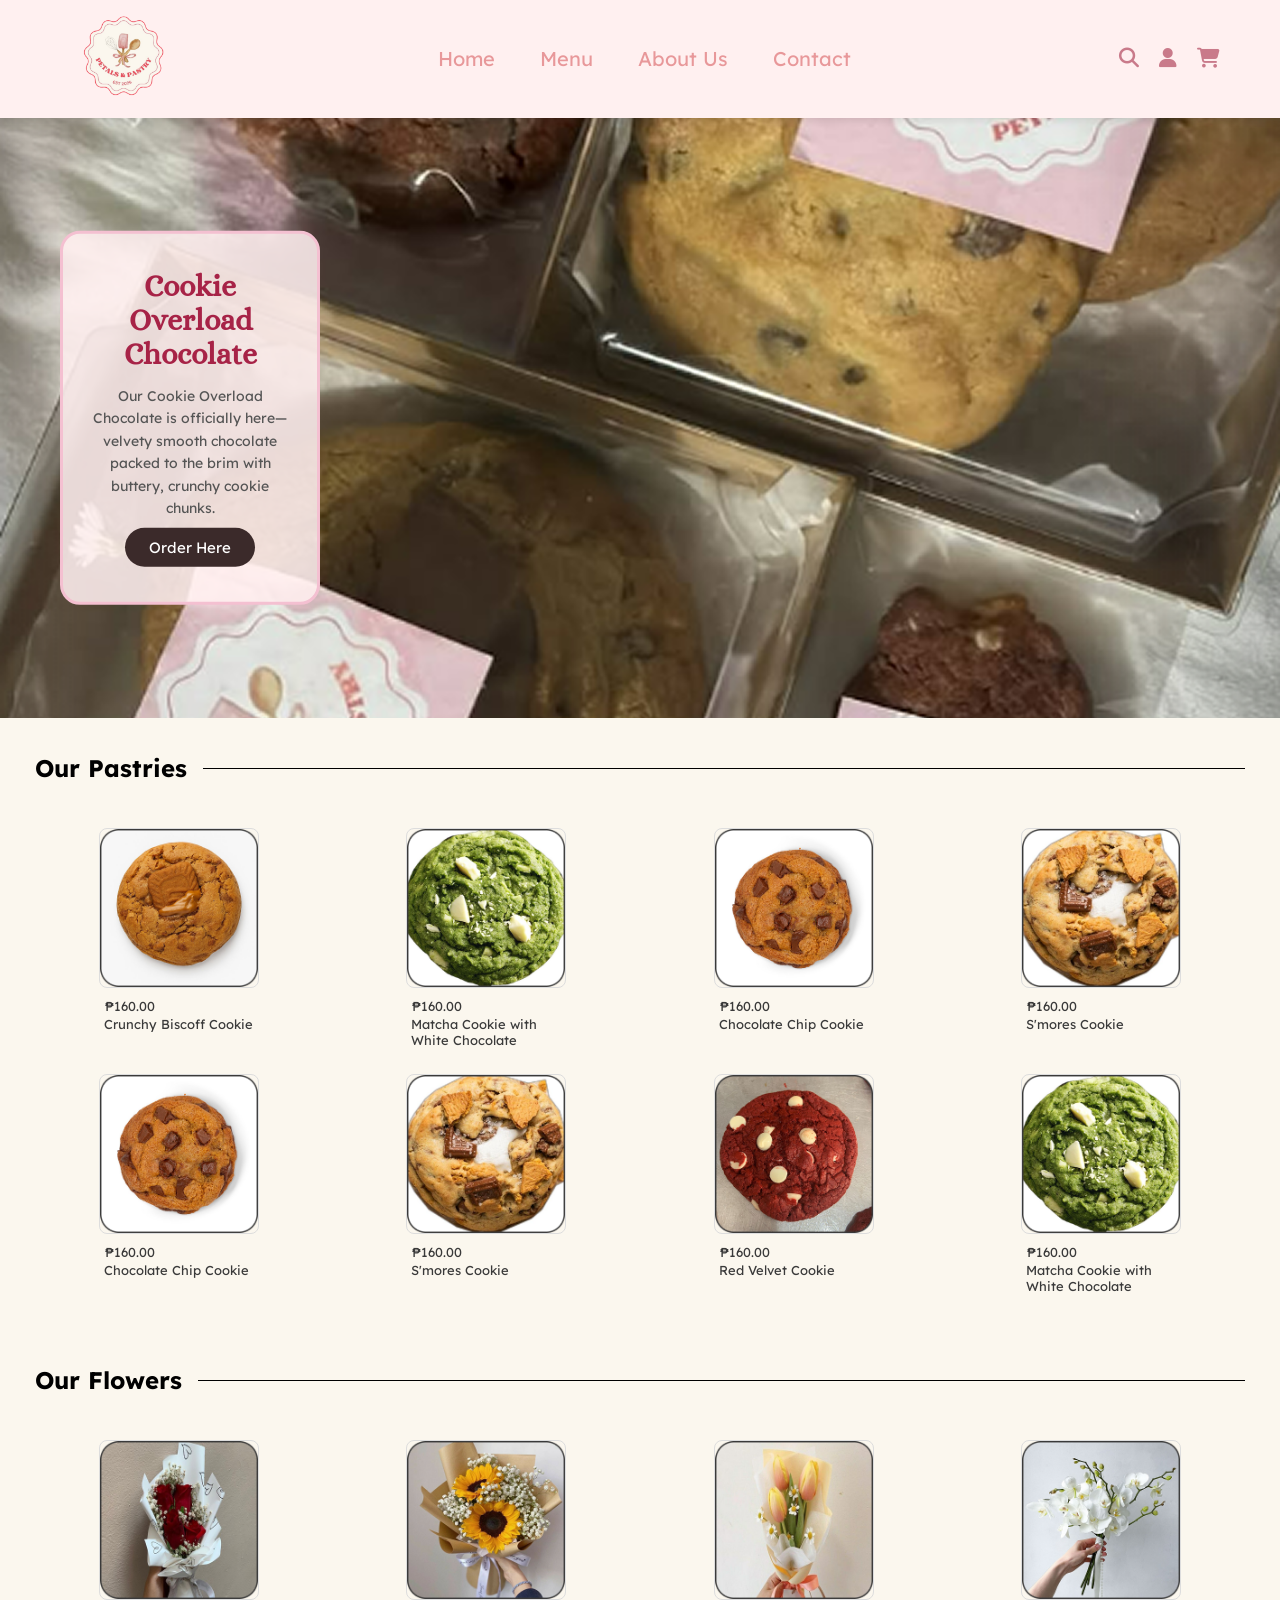
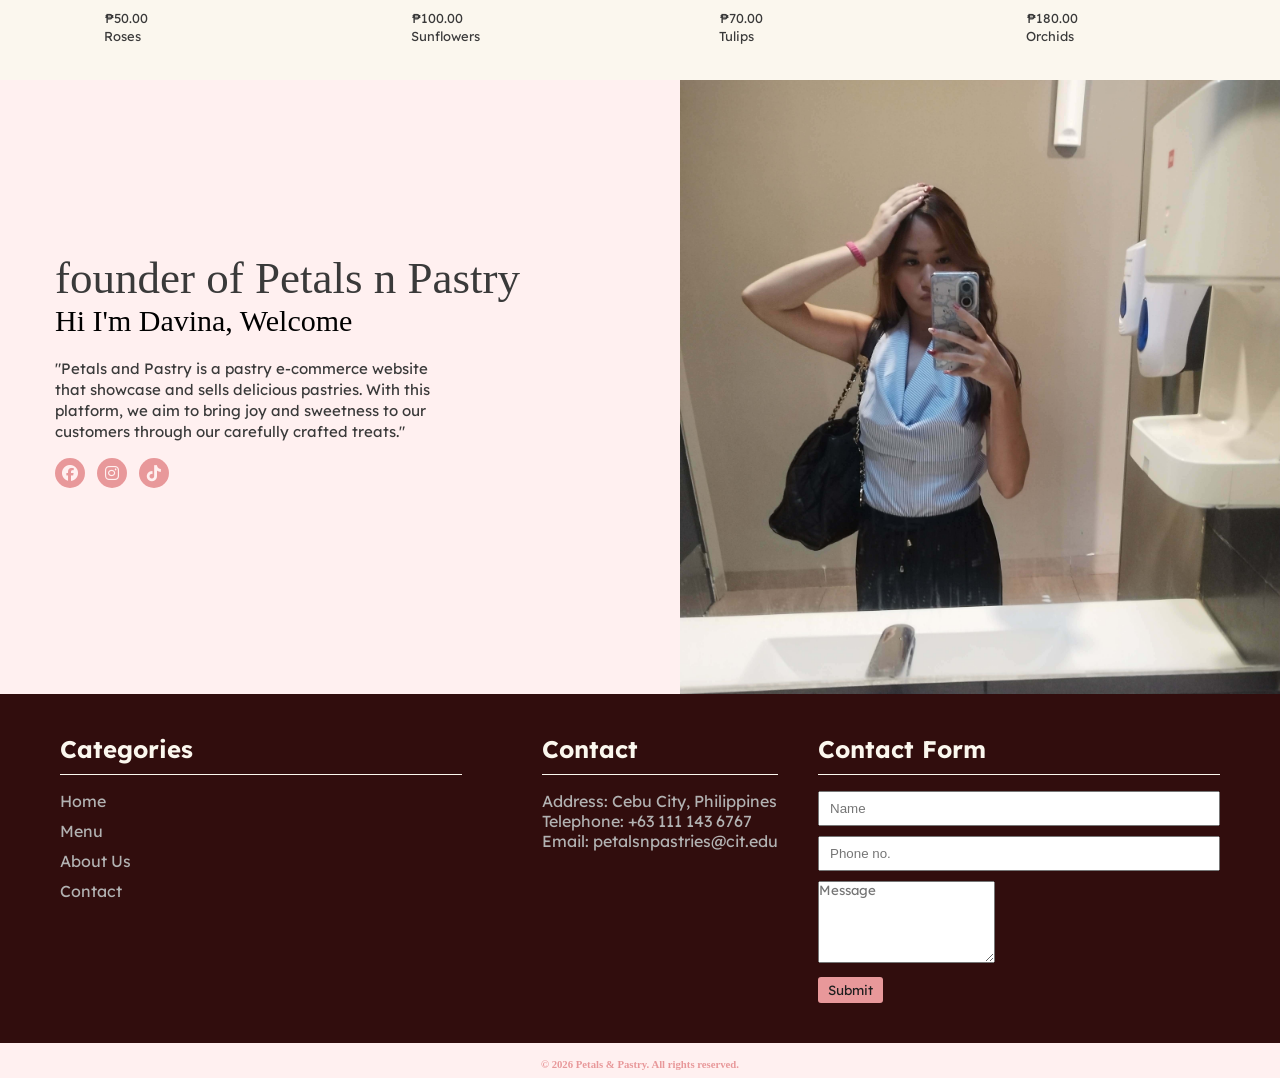
<file: index.html>
<!DOCTYPE html>
<html lang="en">
<head>
    <meta charset="UTF-8">
    <meta name="viewport" content="width=device-width, initial-scale=1.0">
    <title>Petals n Pastry</title>
    <link rel="stylesheet" href="styles.css">
    <link rel="stylesheet" href="https://cdnjs.cloudflare.com/ajax/libs/font-awesome/6.5.1/css/all.min.css">
    <link rel="preconnect" href="https://fonts.googleapis.com">
    <link rel="preconnect" href="https://fonts.gstatic.com" crossorigin>
    <link href="https://fonts.googleapis.com/css2?family=Alice&family=Lexend:wght@100..900&display=swap" rel="stylesheet">
    <script src="main.js" defer></script>
    <link rel="icon" type="image/png" href="pastel logo.png">
</head>
<body>

<nav id="navbar">

  <!-- MOBILE NAVBAR -->
  <div id="mobile-navbar">
    <button id="hamburger-btn" aria-label="Open menu">
      <span></span>
      <span></span>
      <span></span>
    </button>
    <a href="index.html#home" id="mobile-logo-link" aria-label="Go to homepage">
      <img src="pastel logo.png" alt="Petals n Pastry" id="mobile-logo-img">
    </a>
    <div id="mobile-icons">
      <a href="#" id="mobile-search-btn"><i class="fa-solid fa-magnifying-glass"></i></a>
      <a href="cart.html"><i class="fa-solid fa-cart-shopping"></i></a>
      <a href="profile.html"><i class="fa-solid fa-user"></i></a>
    </div>
  </div>

  <!-- DESKTOP NAVBAR -->
<div id="nav-logo">
  <a href="index.html">
    <img src="images/PETALS N PATRY LOGO.png" alt="Petals n Pastry Logo">
  </a>
</div>

  <ul id="nav-links">
    <li><a href="index.html">Home</a></li>
    <li><a href="#menu-products">Menu</a></li>
    <li><a href="#about-us">About Us</a></li>
    <li><a href="#contact">Contact</a></li>
  </ul>

  <div id="nav-icons">
    <div id="search-inline">
      <i class="fa-solid fa-magnifying-glass"></i>
      <input type="text" placeholder="SEARCH..." id="search-input" autocomplete="off">
      <button id="close-search">✕</button>
    </div>
    <a href="#" id="search-btn"><i class="fa-solid fa-magnifying-glass"></i></a>
    <a href="profile.html"><i class="fa-solid fa-user"></i></a>
    <a href="cart.html"><i class="fa-solid fa-cart-shopping"></i></a>
    <div id="search-results"></div>
  </div>
</nav>

<!--mobile search feature-->
<div id="mobile-search-bar">
  <input type="text" id="mobile-search-input" placeholder="SEARCH..." autocomplete="off">
  <button id="mobile-search-close">✕</button>
</div>
<div id="mobile-search-results"></div>

<!-- DRAWER — outside nav -->
<div id="mobile-drawer-overlay"></div>
<div id="mobile-drawer">
  <button id="drawer-close-btn" aria-label="Close menu">✕</button>
  <ul id="drawer-links">
    <li><a href="index.html">Home</a></li>
    <li><a href="#menu-products">Menu</a></li>
    <li><a href="#about-us">About Us</a></li>
    <li><a href="#contact">Contact</a></li>
  </ul>
  <div id="mobile-social-icons" aria-label="Social media links">
    <a href="javascript:void(0)" target="_blank" rel="noopener noreferrer"><i class="fa-brands fa-facebook"></i></a>
    <a href="https://www.instagram.com/petalsnpastry_ceb" target="_blank" rel="noopener noreferrer"><i class="fa-brands fa-instagram"></i></a>
    <a href="javascript:void(0)" target="_blank" rel="noopener noreferrer"><i class="fa-brands fa-tiktok"></i></a>
  </div>
</div>

    <!--HOME PAGE-->
    <span id="home"></span>
    <div id="hero">
        <img src="images/Featured-Photo.png" alt="Featured Product">
        <div id="hero-card">
            <div id="deco-card">
                <h3>Cookie Overload Chocolate</h3>
                <p>Our Cookie Overload Chocolate is officially here—velvety smooth chocolate packed to the brim with buttery, crunchy cookie chunks.</p>
                <a href="selection.html?id=chips"><button>Order Here</button></a>
            </div>
        </div>
    </div>

    <!--MENU OF PRODUCTS-->
    <div id="menu-products">
        <h2 class="lexend-font">Our Pastries</h2>
        <div class="pastry-row">
            <a href="selection.html?id=biscoff">
                <div class="pastry-card">
                    <div class="biscoff-img"><img src="images/biscoff.png" alt="Crunchy Biscoff Cookie"></div>
                    <div class="product-info">
                        <div class="product-price">₱160.00</div>
                        <div class="product-name">Crunchy Biscoff Cookie</div>
                    </div>
                </div>
            </a>
            <a href="selection.html?id=matcha">
                <div class="pastry-card">
                    <div class="matcha-img"><img src="images/matcha.png" alt="Matcha Cookie with White Chocolate"></div>
                    <div class="product-info">
                        <div class="product-price">₱160.00</div>
                        <div class="product-name">Matcha Cookie with White Chocolate</div>
                    </div>
                </div>
            </a>
            <a href="selection.html?id=chips">
                <div class="pastry-card">
                    <div class="chips-img"><img src="images/chips.png" alt="Chocolate Chip Cookie"></div>
                    <div class="product-info">
                        <div class="product-price">₱160.00</div>
                        <div class="product-name">Chocolate Chip Cookie</div>
                    </div>
                </div>
            </a>
            <a href="selection.html?id=smores">
                <div class="pastry-card">
                    <div class="Smores-img"><img src="images/smores.png" alt="S'mores Cookie"></div>
                    <div class="product-info">
                        <div class="product-price">₱160.00</div>
                        <div class="product-name">S'mores Cookie</div>
                    </div>
                </div>
            </a>
            <a href="selection.html?id=chips">
                <div class="pastry-card">
                    <div class="chips-img"><img src="images/chips.png" alt="Chocolate Chip Cookie"></div>
                    <div class="product-info">
                        <div class="product-price">₱160.00</div>
                        <div class="product-name">Chocolate Chip Cookie</div>
                    </div>
                </div>
            </a>
            <a href="selection.html?id=smores">
                <div class="pastry-card">
                    <div class="Smores-img"><img src="images/smores.png" alt="S'mores Cookie"></div>
                    <div class="product-info">
                        <div class="product-price">₱160.00</div>
                        <div class="product-name">S'mores Cookie</div>
                    </div>
                </div>
            </a>
            <a href="selection.html?id=redvelvet">
                <div class="pastry-card">
                    <div class="RedVelvet-img"><img src="images/RedVelvet.png" alt="Red Velvet Cookie"></div>
                    <div class="product-info">
                        <div class="product-price">₱160.00</div>
                        <div class="product-name">Red Velvet Cookie</div>
                    </div>
                </div>
            </a>
            <a href="selection.html?id=matcha">
                <div class="pastry-card">
                    <div class="matcha-img"><img src="images/matcha.png" alt="Matcha Cookie with White Chocolate"></div>
                    <div class="product-info">
                        <div class="product-price">₱160.00</div>
                        <div class="product-name">Matcha Cookie with White Chocolate</div>
                    </div>
                </div>
            </a>
        </div>

        <h2 class="lexend-font">Our Flowers</h2>
        <div class="flower-list">
            <div class="flower-row">
                <a href="selection.html?id=roses">
                    <div class="flower-card">
                        <div class="Roses-img"><img src="images/roses.png" alt="Roses"></div>
                        <div class="product-info">
                            <div class="product-price">₱50.00</div>
                            <div class="product-name">Roses</div>
                        </div>
                    </div>
                </a>
                <a href="selection.html?id=sunflowers">
                    <div class="flower-card">
                        <div class="Sunflowers-img"><img src="images/sunflowers.png" alt="Sunflowers"></div>
                        <div class="product-info">
                            <div class="product-price">₱100.00</div>
                            <div class="product-name">Sunflowers</div>
                        </div>
                    </div>
                </a>
                <a href="selection.html?id=tulips">
                    <div class="flower-card">
                        <div class="Tulips-img"><img src="images/tulips.png" alt="Tulips"></div>
                        <div class="product-info">
                            <div class="product-price">₱70.00</div>
                            <div class="product-name">Tulips</div>
                        </div>
                    </div>
                </a>
                <a href="selection.html?id=orchids">
                    <div class="flower-card">
                        <div class="Orchids-img"><img src="images/orchids.png" alt="Orchids"></div>
                        <div class="product-info">
                            <div class="product-price">₱180.00</div>
                            <div class="product-name">Orchids</div>
                        </div>
                    </div>
                </a>
            </div>
        </div>
    </div>

    <!--ABOUT US-->
    <div id="about-us-section">
        <div id="about-us">
            <h3>founder of Petals n Pastry</h3>
            <h5>Hi I'm Davina, Welcome</h5>
            <p>"Petals and Pastry is a pastry e-commerce website that showcase and sells delicious pastries. With this platform, we aim to bring joy and sweetness to our customers through our carefully crafted treats."</p>
            <div id="social-icons">
                <a href="javascript:void(0)" target="_blank"><i class="fa-brands fa-facebook"></i></a>
                <a href="https://www.instagram.com/petalsnpastry_ceb" target="_blank"><i class="fa-brands fa-instagram"></i></a>
                <a href="javascript:void(0)" target="_blank"><i class="fa-brands fa-tiktok"></i></a>
            </div>
        </div>
        <div id="about-us-right">
            <img src="images/aboutmeSelfie.jpg" alt="Petals n Pastry selfie">
        </div>
    </div>

    <!--Forms/Footer Portion-->
    <div id="sub-footer">
        <div id="categories">
            <h2 class="lexend-font">Categories</h2>
            <ul>
                <li><a href="#home">Home</a></li>
                <li><a href="#menu">Menu</a></li>
                <li><a href="#about-us">About Us</a></li>
                <li><a href="#contact">Contact</a></li>
            </ul>
        </div>
        <span id="contact"></span>
        <div id="contact-info">
            <ul>
                <h2 class="lexend-font">Contact</h2>
                <li>Address: Cebu City, Philippines</li>
                <li>Telephone: +63 111 143 6767</li>
                <li>Email: petalsnpastries@cit.edu</li>
            </ul>
        </div>
        <div id="contact-form">
            <h2 class="lexend-font">Contact Form</h2>
            <form class="contact-form">
                <input type="text" placeholder="Name" required>
                <input type="tel" placeholder="Phone no." required>
                <div class="textarea-container">
                    <textarea placeholder="Message" rows="5"></textarea>
                </div>
                <button type="submit">Submit</button>
            </form>
            <p id="contact-success" style="display:none; color: #ffffff; font-family: 'Lexend', sans-serif; font-size: 0.85rem; margin-top: 8px;">Message sent successfully!</p>
        </div>
    </div>

    <!--footer-->
    <div id="footer">
        <footer>
            <h6>© 2026 Petals & Pastry. All rights reserved.</h6>
        </footer>
    </div>

</body>
</html>
</file>
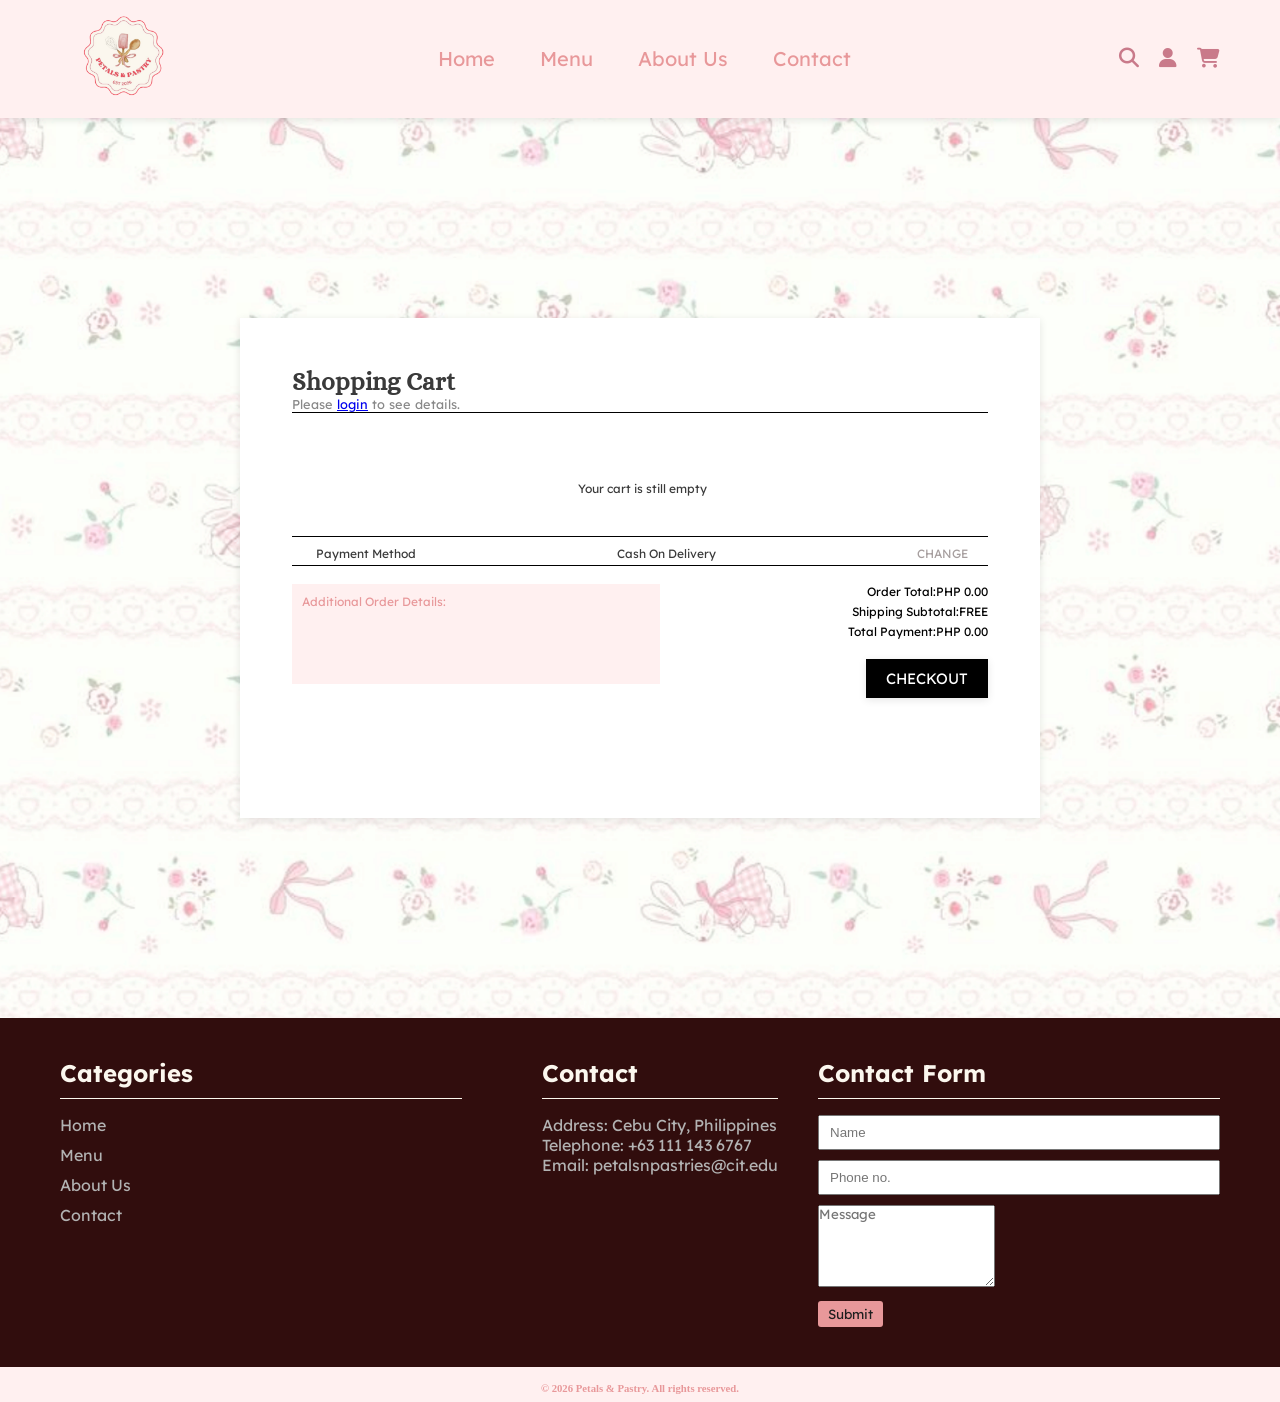
<file: cart.html>
<!DOCTYPE html>
<html lang="en">
<head>
    <meta charset="UTF-8">
    <meta name="viewport" content="width=device-width, initial-scale=1.0">
    <title> Cart | Petals n Pastry</title>
    <link rel="stylesheet" href="styles.css">
    <link rel="stylesheet" href="https://cdnjs.cloudflare.com/ajax/libs/font-awesome/6.5.1/css/all.min.css">
    
    <link rel="preconnect" href="https://fonts.googleapis.com">
    <link rel="preconnect" href="https://fonts.gstatic.com" crossorigin>
    <link href="https://fonts.googleapis.com/css2?family=Alice&family=Lexend:wght@100..900&display=swap" rel="stylesheet">

    <script src="main.js"></script>

    <!--FAVICON :DD-->
    <link rel="icon" type="image/png" href="pastel logo.png">
    
</head>
<body>

<nav id="navbar">

  <!-- MOBILE NAVBAR -->
  <div id="mobile-navbar">
    <button id="hamburger-btn" aria-label="Open menu">
      <span></span>
      <span></span>
      <span></span>
    </button>
    <a href="index.html#home" id="mobile-logo-link" aria-label="Go to homepage">
  <img src="pastel logo.png" alt="Petals n Pastry" id="mobile-logo-img">
</a>
    <div id="mobile-icons">
      <a href="#" id="mobile-search-btn"><i class="fa-solid fa-magnifying-glass"></i></a>
      <a href="cart.html"><i class="fa-solid fa-cart-shopping"></i></a>
      <a href="profile.html"><i class="fa-solid fa-user"></i></a>
    </div>
  </div>

   <!-- DESKTOP NAVBAR -->
<div id="nav-logo">
  <a href="index.html">
    <img src="images/PETALS N PATRY LOGO.png" alt="Petals n Pastry Logo">
  </a>
</div>

  <ul id="nav-links">
    <li><a href="index.html">Home</a></li>
    <li><a href="index.html#menu-products">Menu</a></li>
    <li><a href="index.html#about-us">About Us</a></li>
    <li><a href="index.html#contact">Contact</a></li>
  </ul>

  <div id="nav-icons">
    <div id="search-inline">
      <i class="fa-solid fa-magnifying-glass"></i>
      <input type="text" placeholder="SEARCH..." id="search-input" autocomplete="off">
      <button id="close-search">✕</button>
    </div>
    <a href="#" id="search-btn"><i class="fa-solid fa-magnifying-glass"></i></a>
    <a href="profile.html"><i class="fa-solid fa-user"></i></a>
    <a href="cart.html"><i class="fa-solid fa-cart-shopping"></i></a>
    <div id="search-results"></div>
  </div>
</nav>

<!--mobile search feature-->
<div id="mobile-search-bar">
  <input type="text" id="mobile-search-input" placeholder="SEARCH..." autocomplete="off">
  <button id="mobile-search-close">✕</button>
</div>
<div id="mobile-search-results"></div>

<!-- DRAWER — outside nav -->
<div id="mobile-drawer-overlay"></div>
<div id="mobile-drawer">
  <button id="drawer-close-btn" aria-label="Close menu">✕</button>
  <ul id="drawer-links">
    <li><a href="index.html">Home</a></li>
    <li><a href="index.html#menu-products">Menu</a></li>
    <li><a href="index.html#about-us">About Us</a></li>
    <li><a href="index.html#contact">Contact</a></li>
  </ul>
</div>
    <!--Cart Info-->
    <span id="cart"></span>
<div id="cart-info">
    <div id="hero">
        <img src="images/floral bg.png" alt="cart">
    </div>
    <div id="cart-card">
        <h3>Shopping Cart</h3>

<!--        <div class="cart-row">
    <div>
        <p>Delivery Address & Customer Details</p>
    <p2>Davina Ligan
    </p2>
</div>

    <div id="user-address">95 Don Bosco Rd, Labangon<br>Cebu City 6000</div>
    <a href="#">CHANGE</a>
</div>-->
<div id="cart-user-details"></div>
        
        <div class="orders">
    <p>Item</p> 
    <p></p> <p>Quantity</p> 
    <p>Price</p>
    <p></p> </div>
         <div class="end-row"></div>

         <div id="cart-items-container"></div>

         <div class="notice">
            <p>Your cart is still empty</p>
         </div>

         <div class="s-row">
            <p>Payment Method</p> <p>Cash On Delivery</p>
            <a href="#">CHANGE</a>
         </div>
         <div class="e-row"></div>

    <div id="add-details">
    <span class="add-details-placeholder">Additional Order Details:</span>
    <div id="input" contenteditable="true"></div>
</div>

<div id="shipping-details">
    <div class="shipping-row"><span>Order Total:</span><span>PHP 0.00</span></div>

    <div class="shipping-row"><span>Shipping Subtotal:</span><span>FREE</span></div>

    <div class="shipping-row"><span>Total Payment:</span><span>PHP 0.00</span></div>
    </div>
    
    <div id="check-outbtn" style="position: relative;">
    <button onclick="processCheckout()">CHECKOUT</button>

    <div id="checkout-message" style="
        font-family: 'Lexend', sans-serif; 
        font-size: 0.85rem; 
        font-weight: 500; 
        position: absolute; 
        top: 100%; 
        right: 5; 
        margin-top: 0.5rem; 

        width: max-content;">
    </div>
</div>
       </div>
   </div>  
</div>

    <!--Forms/Footer Portion-->
    <div id="sub-footer">
    <div id="categories">
        <h2 class="lexend-font">Categories</h2>
        <ul>
            <li><a href="#home">Home</a></li>
            <li><a href="main_page.html#menu">Menu</a></li>
            <li><a href="#about-us">About Us</a></li>
            <li><a href="#contact">Contact</a></li>
        </ul>
    </div>

    <span id="contact"></span>
    <div id="contact-info">
        <ul>
        <h2 class="lexend-font">Contact</h2>
        <li>Address: Cebu City, Philippines</li>
        <li>Telephone: +63 111 143 6767</li>
        <li>Email: petalsnpastries@cit.edu</li>
        </ul>
    </div>

    <div id="contact-form">
        <h2 class="lexend-font">Contact Form</h2>
        <form class="contact-form">
            <input type="text" placeholder="Name" required>
            <input type="tel" placeholder="Phone no." required>
            <div class="textarea-container">
                <textarea placeholder="Message" rows="5"></textarea>
            </div>
            <button type="submit">Submit</button>
        </form>
    </div>
</div>
    <!--footer-->
    <div id="footer">
        <footer>
        <h6>© 2026 Petals & Pastry. All rights reserved.</h6>
    </footer>
</div>


</body>
</html>
</file>
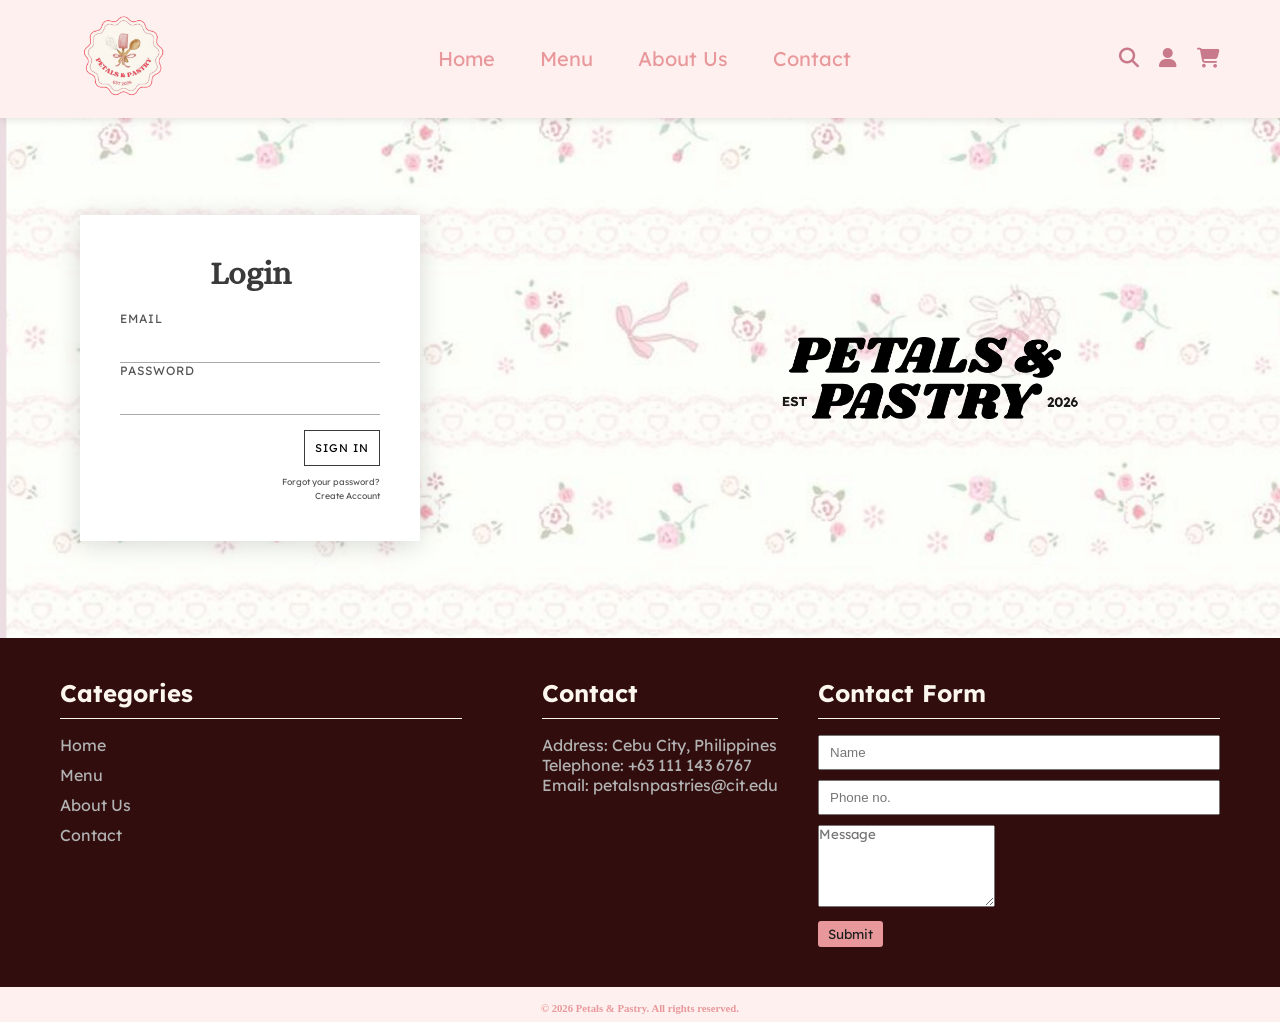
<file: login.html>
<!DOCTYPE html>
<html lang="en">
<head>
    <meta charset="UTF-8">
    <meta name="viewport" content="width=device-width, initial-scale=1.0">
    <title> Login | Petals n Pastry</title>
    <link rel="stylesheet" href="styles.css">
    <link rel="stylesheet" href="https://cdnjs.cloudflare.com/ajax/libs/font-awesome/6.5.1/css/all.min.css">
    
    <link rel="preconnect" href="https://fonts.googleapis.com">
    <link rel="preconnect" href="https://fonts.gstatic.com" crossorigin>
    <link href="https://fonts.googleapis.com/css2?family=Alice&family=Lexend:wght@100..900&display=swap" rel="stylesheet">
    <script src="main.js" defer></script>

    <!--FAVICON :DD-->
    <link rel="icon" type="image/png" href="pastel logo.png">
</head>
<body>

<nav id="navbar">

  <!-- MOBILE NAVBAR-->
  <div id="mobile-navbar">
    <button id="hamburger-btn" aria-label="Open menu">
      <span></span>
      <span></span>
      <span></span>
    </button>
    <a href="index.html#home" id="mobile-logo-link" aria-label="Go to homepage">
  <img src="pastel logo.png" alt="Petals n Pastry" id="mobile-logo-img">
</a>
    <div id="mobile-icons">
      <a href="#" id="mobile-search-btn"><i class="fa-solid fa-magnifying-glass"></i></a>
      <a href="cart.html"><i class="fa-solid fa-cart-shopping"></i></a>
      <a href="profile.html"><i class="fa-solid fa-user"></i></a>
    </div>
  </div>

    <!-- DESKTOP NAVBAR -->
<div id="nav-logo">
  <a href="index.html">
    <img src="images/PETALS N PATRY LOGO.png" alt="Petals n Pastry Logo">
  </a>
</div>

  <ul id="nav-links">
    <li><a href="index.html">Home</a></li>
    <li><a href="index.html#menu-products">Menu</a></li>
    <li><a href="index.html#about-us">About Us</a></li>
    <li><a href="index.html#contact">Contact</a></li>
  </ul>

  <div id="nav-icons">
    <div id="search-inline">
      <i class="fa-solid fa-magnifying-glass"></i>
      <input type="text" placeholder="SEARCH..." id="search-input" autocomplete="off">
      <button id="close-search">✕</button>
    </div>
    <a href="#" id="search-btn"><i class="fa-solid fa-magnifying-glass"></i></a>
    <a href="profile.html"><i class="fa-solid fa-user"></i></a>
    <a href="cart.html"><i class="fa-solid fa-cart-shopping"></i></a>
    <div id="search-results"></div>
  </div>
</nav>

<!--mobile search feature-->
<div id="mobile-search-bar">
  <input type="text" id="mobile-search-input" placeholder="SEARCH..." autocomplete="off">
  <button id="mobile-search-close">✕</button>
</div>
<div id="mobile-search-results"></div>

<!-- DRAWER — outside nav -->
<div id="mobile-drawer-overlay"></div>
<div id="mobile-drawer">
  <button id="drawer-close-btn" aria-label="Close menu">✕</button>
  <ul id="drawer-links">
    <li><a href="index.html">Home</a></li>
    <li><a href="index.html#menu-products">Menu</a></li>
    <li><a href="index.html#about-us">About Us</a></li>
    <li><a href="index.html#contact">Contact</a></li>
  </ul>
</div>
    <!--Login-->
    <div id="login">
        <div id="login-hero">
            <img src="images/floral bg.png">
        <div id="login-card">
            <h2>Login</h2>

            <div class="login-part">
                <label>EMAIL</label>
                <input type="email" id= "login-email" placeholder="">
        </div>
            <div class="password-part">
                <label>PASSWORD</label>
                <input type="password" id= "login-password" placeholder="" minlength="12" required>
        </div>

        <button id="sign-in">SIGN IN</button>
        <p id="login-error" style="display:none; color:red; font-size:0.75rem; text-align: right;">Invalid email or password</p>

        <div id="login-links">
            <a href="#" id="forgot-pw-btn">Forgot your password?</a>
            <a href="register.html">Create Account</a>
        </div>
        </div>

        <div id="brand-est">
            <img src="images/brand est.png">
        </div>
    </div>
 
    <!--Forms/Footer Portion-->
    <div id="sub-footer">
    <div id="categories">
        <h2 class="lexend-font">Categories</h2>
        <ul>
            <li><a href="#home">Home</a></li>
            <li><a href="#menu-products">Menu</a></li>
            <li><a href="#about-us">About Us</a></li>
            <li><a href="#contact">Contact</a></li>
        </ul>
    </div>

    <span id="contact"></span>
    <div id="contact-info">
        <ul>
        <h2 class="lexend-font">Contact</h2>
        <li>Address: Cebu City, Philippines</li>
        <li>Telephone: +63 111 143 6767</li>
        <li>Email: petalsnpastries@cit.edu</li>
        </ul>
    </div>

    <div id="contact-form">
        <h2 class="lexend-font">Contact Form</h2>
        <form class="contact-form">
            <input type="text" placeholder="Name" required>
            <input type="tel" placeholder="Phone no." required>
            <div class="textarea-container">
                <textarea placeholder="Message" rows="5"></textarea>
            </div>
            <button type="submit">Submit</button>
        </form>
    </div>
</div>
    <!--footer-->
    <div id="footer">
        <footer>
        <h6>© 2026 Petals & Pastry. All rights reserved.</h6>
    </footer>
</div>

<div id="forgot-modal" style="display:none; position:fixed; inset:0; background:rgba(0,0,0,0.5); z-index:2000; justify-content:center; align-items:center;">
  <div style="background:#fff; padding:32px 28px; width:320px; box-shadow:0 4px 24px rgba(0,0,0,0.15);">
    <h3 style="font-family:'Alice',serif; font-weight:normal; margin-bottom:20px; color:#3a3a3a;">Reset Password</h3>
    <label style="font-family:'Lexend',sans-serif; font-size:0.75rem; letter-spacing:1px; color:#555;">EMAIL</label>
    <input type="email" id="reset-email" style="width:100%; border:none; border-bottom:1px solid #aaa; padding:6px 0; font-size:1rem; outline:none; margin-bottom:16px; box-sizing:border-box;">
    <label style="font-family:'Lexend',sans-serif; font-size:0.75rem; letter-spacing:1px; color:#555;">NEW PASSWORD</label>
    <input type="password" id="reset-new-pw" style="width:100%; border:none; border-bottom:1px solid #aaa; padding:6px 0; font-size:1rem; outline:none; margin-bottom:20px; box-sizing:border-box;">
    <p id="reset-error" style="display:none; color:red; font-size:0.75rem; margin-bottom:10px;">Email not found.</p>
    <p id="reset-success" style="display:none; color:green; font-size:0.75rem; margin-bottom:10px;">Password updated! Redirecting...</p>
    <div style="display:flex; justify-content:space-between; align-items:center;">
      <button id="reset-cancel" style="background:none; border:none; font-family:'Lexend',sans-serif; font-size:0.75rem; cursor:pointer; color:#888;">Cancel</button>
      <button id="reset-submit" style="background:#3a3a3a; color:#fff; border:none; padding:10px 20px; font-family:'Lexend',sans-serif; font-size:0.75rem; cursor:pointer;">RESET</button>
    </div>
  </div>
</div>

</body>
</html>
</file>
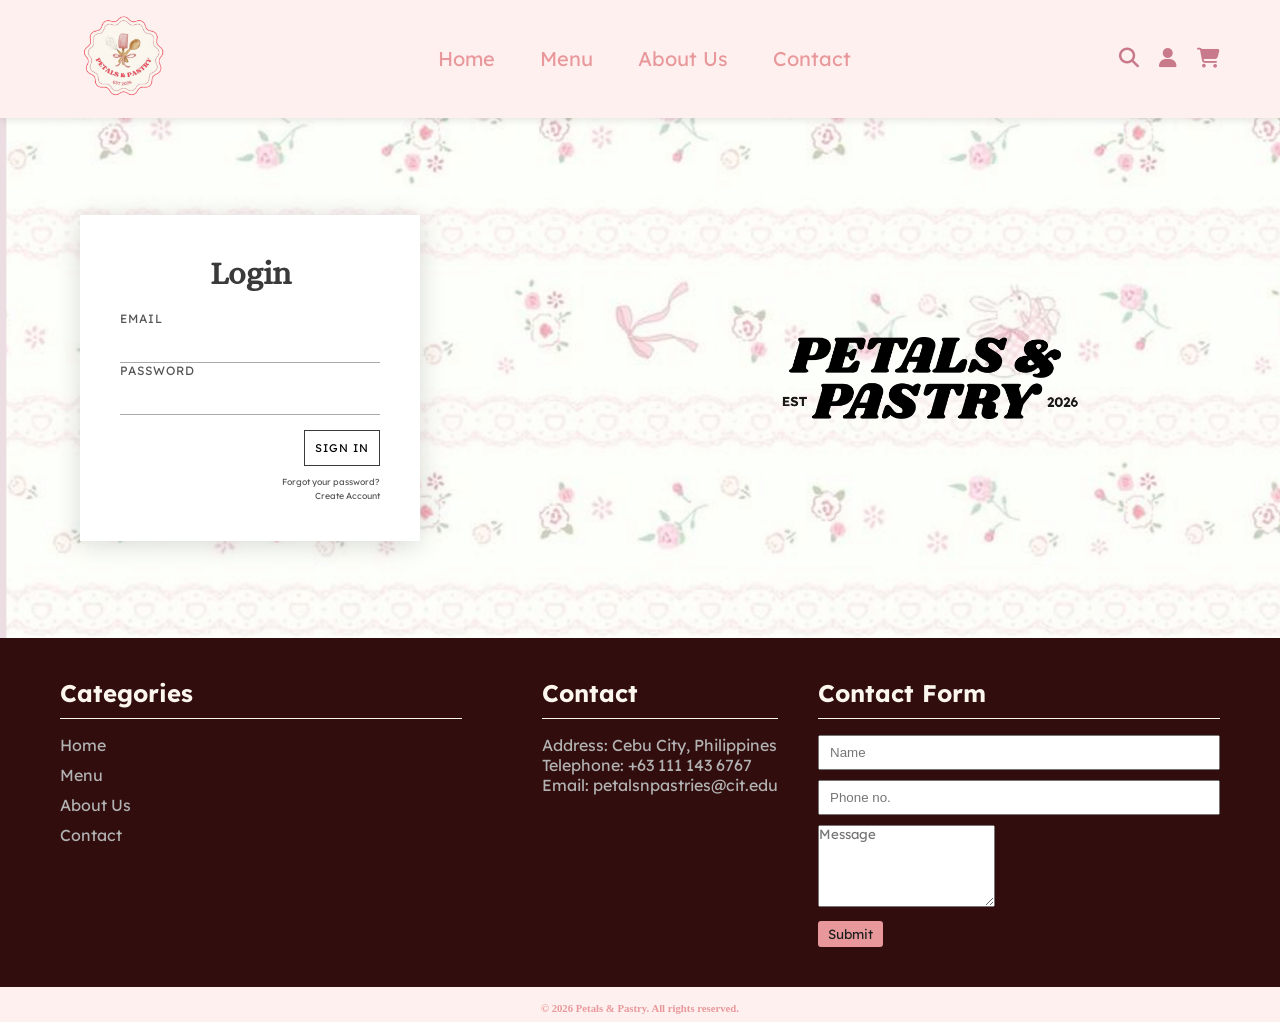
<file: profile.html>
<!DOCTYPE html>
<html lang="en">
<head>
    <meta charset="UTF-8">
    <meta name="viewport" content="width=device-width, initial-scale=1.0">
    <title>Profile | Petals n Pastry</title>
    <link rel="stylesheet" href="styles.css">
    <link rel="stylesheet" href="https://cdnjs.cloudflare.com/ajax/libs/font-awesome/6.5.1/css/all.min.css">
    
    <link rel="preconnect" href="https://fonts.googleapis.com">
    <link rel="preconnect" href="https://fonts.gstatic.com" crossorigin>
    <link href="https://fonts.googleapis.com/css2?family=Alice&family=Lexend:wght@100..900&display=swap" rel="stylesheet">
    <script src="main.js" defer></script>

    <!--FAVICON :DD-->
    <link rel="icon" type="image/png" href="pastel logo.png">
</head>
<body>

<nav id="navbar">

  <!-- MOBILE NAVBAR-->
  <div id="mobile-navbar">
    <button id="hamburger-btn" aria-label="Open menu">
      <span></span>
      <span></span>
      <span></span>
    </button>
    <a href="index.html#home" id="mobile-logo-link" aria-label="Go to homepage">
  <img src="pastel logo.png" alt="Petals n Pastry" id="mobile-logo-img">
</a>
    <div id="mobile-icons">
      <a href="#" id="mobile-search-btn"><i class="fa-solid fa-magnifying-glass"></i></a>
      <a href="cart.html"><i class="fa-solid fa-cart-shopping"></i></a>
      <a href="profile.html"><i class="fa-solid fa-user"></i></a>
    </div>
  </div>

    <!-- DESKTOP NAVBAR -->
<div id="nav-logo">
  <a href="index.html">
    <img src="images/PETALS N PATRY LOGO.png" alt="Petals n Pastry Logo">
  </a>
</div>

  <ul id="nav-links">
    <li><a href="index.html">Home</a></li>
    <li><a href="index.html#menu-products">Menu</a></li>
    <li><a href="index.html#about-us">About Us</a></li>
    <li><a href="index.html#contact">Contact</a></li>
  </ul>

  <div id="nav-icons">
    <div id="search-inline">
      <i class="fa-solid fa-magnifying-glass"></i>
      <input type="text" placeholder="SEARCH..." id="search-input" autocomplete="off">
      <button id="close-search">✕</button>
    </div>
    <a href="#" id="search-btn"><i class="fa-solid fa-magnifying-glass"></i></a>
    <a href="profile.html"><i class="fa-solid fa-user"></i></a>
    <a href="cart.html"><i class="fa-solid fa-cart-shopping"></i></a>
    <div id="search-results"></div>
  </div>
</nav>

<!--mobile search feature-->
<div id="mobile-search-bar">
  <input type="text" id="mobile-search-input" placeholder="SEARCH..." autocomplete="off">
  <button id="mobile-search-close">✕</button>
</div>
<div id="mobile-search-results"></div>

<!-- DRAWER — outside nav -->
<div id="mobile-drawer-overlay"></div>
<div id="mobile-drawer">
  <button id="drawer-close-btn" aria-label="Close menu">✕</button>
  <ul id="drawer-links">
    <li><a href="index.html">Home</a></li>
    <li><a href="index.html#menu-products">Menu</a></li>
    <li><a href="index.html#about-us">About Us</a></li>
    <li><a href="index.html#contact">Contact</a></li>
  </ul>
</div>

    <!--Profile & History Info-->
<div id="profile-info">
    <div id="profile-card">
        <h3 id="profile-title">NEWSROOM</h3>
        <div class="acc-options">
            <a href=" ">ORDER HISTORY</a>
            
            <a href="#" id="logout-btn">LOG OUT</a>
        </div>

        <div id="order-history-section">
            <h2 id="order-history-title">Order History</h2>

            <div class="profile-divider"></div>
            <!-- TABLE HEADER -->
            <div class="order-table-header">
                <span>Date</span>
                <span>Order #</span>
                <span>Total</span>
                <span>Status</span>
            </div>

            <div class="profile-divider"></div>
            <div class="notice-1">
                <p>You haven't created an order yet!</p>
            </div>
        </div>
    </div>
</div>

    <!-- Change Password Modal -->
    <div id="change-password-modal" class="modal-overlay">
        <div class="modal-box">
            <button class="modal-close" id="close-modal">&times;</button>
            <h2>Change Password</h2>

            <div class="modal-field">
                <label>Old Password:</label>
                <input type="password" placeholder="Password" />
            </div>

            <div class="modal-field">
                <label>New Password:</label>
                <input type="password" placeholder="Password" />
            </div>

            <div class="modal-field">
                <label>Confirm New Password:</label>
                <input type="password" placeholder="Password" />
            </div>

            <button class="modal-proceed">SUBMIT</button>
        </div>
    </div>

    <!--Forms/Footer Portion-->
    <div id="sub-footer">
    <div id="categories">
        <h2 class="lexend-font">Categories</h2>
        <ul>
            <li><a href="#home">Home</a></li>
            <li><a href="#menu-products">Menu</a></li>
            <li><a href="#about-us">About Us</a></li>
            <li><a href="#contact">Contact</a></li>
        </ul>
    </div>

    <span id="contact"></span>
    <div id="contact-info">
        <ul>
        <h2 class="lexend-font">Contact</h2>
        <li>Address: Cebu City, Philippines</li>
        <li>Telephone: +63 111 143 6767</li>
        <li>Email: petalsnpastries@cit.edu</li>
        </ul>
    </div>

    <div id="contact-form">
        <h2 class="lexend-font">Contact Form</h2>
        <form class="contact-form">
            <input type="text" placeholder="Name" required>
            <input type="tel" placeholder="Phone no." required>
            <div class="textarea-container">
                <textarea placeholder="Message" rows="5"></textarea>
            </div>
            <button type="submit">Submit</button>
        </form>
    </div>
</div>
    <!--footer-->
    <div id="footer">
        <footer>
        <h6>© 2026 Petals & Pastry. All rights reserved.</h6>
    </footer>
</div>

</body>
</html>
</file>
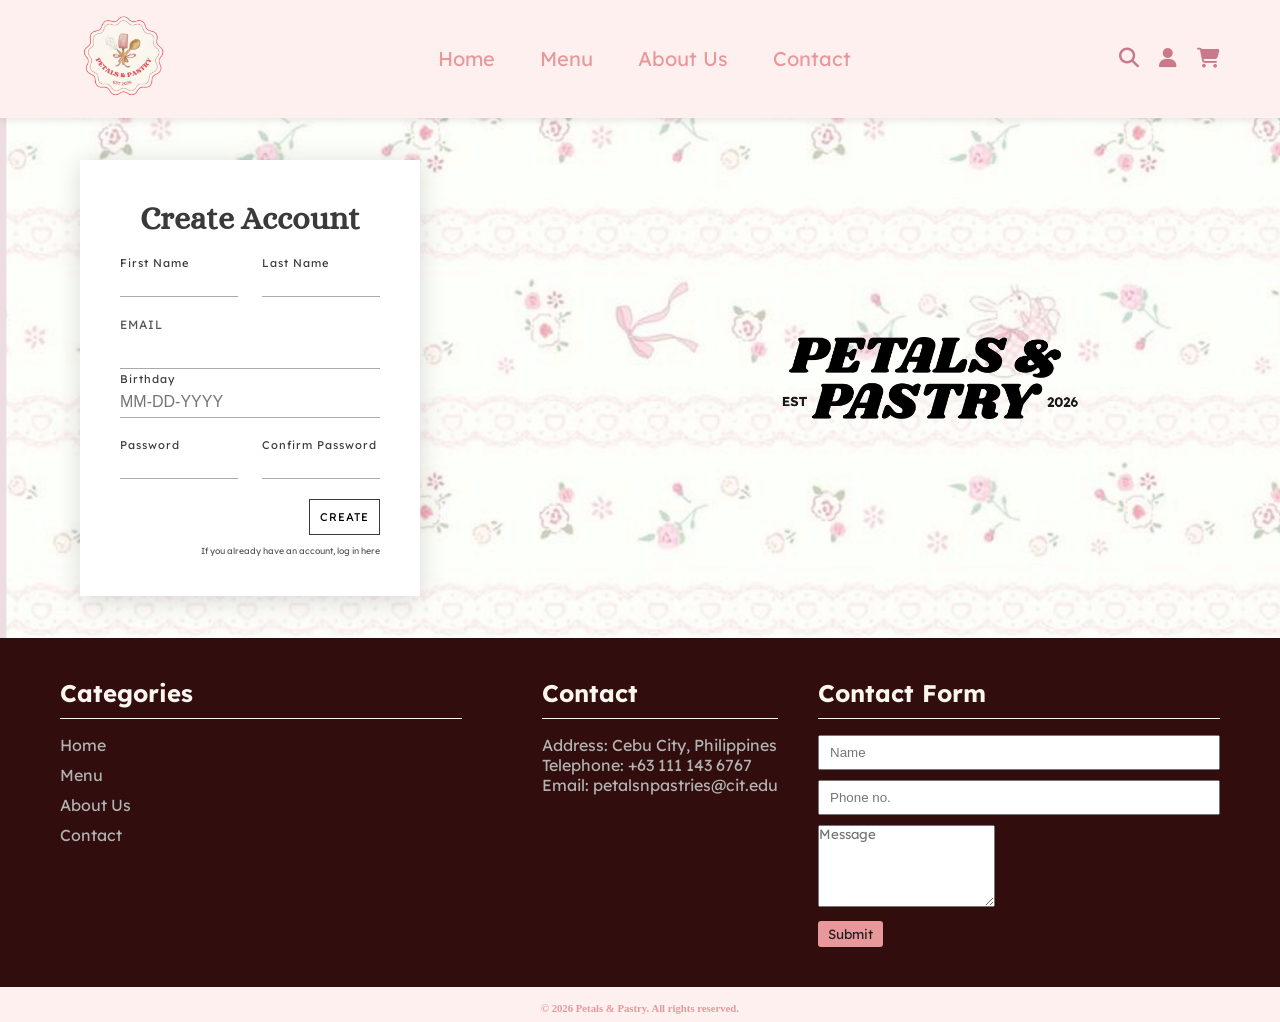
<file: register.html>
<!DOCTYPE html>
<html lang="en">
<head>
    <meta charset="UTF-8">
    <meta name="viewport" content="width=device-width, initial-scale=1.0">
    <title>Create Account | Petals n Pastry</title>
    <link rel="stylesheet" href="styles.css">
    <link rel="stylesheet" href="https://cdnjs.cloudflare.com/ajax/libs/font-awesome/6.5.1/css/all.min.css">
    
    <link rel="preconnect" href="https://fonts.googleapis.com">
    <link rel="preconnect" href="https://fonts.gstatic.com" crossorigin>
    <link href="https://fonts.googleapis.com/css2?family=Alice&family=Lexend:wght@100..900&display=swap" rel="stylesheet">
    <script src="main.js" defer></script>

    <!--FAVICON :DD-->
    <link rel="icon" type="image/png" href="pastel logo.png">
</head>
<body>

<nav id="navbar">

  <!-- MOBILE NAVBAR-->
  <div id="mobile-navbar">
    <button id="hamburger-btn" aria-label="Open menu">
      <span></span>
      <span></span>
      <span></span>
    </button>
    <a href="index.html#home" id="mobile-logo-link" aria-label="Go to homepage">
  <img src="pastel logo.png" alt="Petals n Pastry" id="mobile-logo-img">
</a>
    <div id="mobile-icons">
      <a href="#" id="mobile-search-btn"><i class="fa-solid fa-magnifying-glass"></i></a>
      <a href="cart.html"><i class="fa-solid fa-cart-shopping"></i></a>
      <a href="profile.html"><i class="fa-solid fa-user"></i></a>
    </div>
  </div>

    <!-- DESKTOP NAVBAR -->
<div id="nav-logo">
  <a href="index.html">
    <img src="images/PETALS N PATRY LOGO.png" alt="Petals n Pastry Logo">
  </a>
</div>

  <ul id="nav-links">
    <li><a href="index.html">Home</a></li>
    <li><a href="index.html#menu-products">Menu</a></li>
    <li><a href="index.html#about-us">About Us</a></li>
    <li><a href="index.html#contact">Contact</a></li>
  </ul>

  <div id="nav-icons">
    <div id="search-inline">
      <i class="fa-solid fa-magnifying-glass"></i>
      <input type="text" placeholder="SEARCH..." id="search-input" autocomplete="off">
      <button id="close-search">✕</button>
    </div>
    <a href="#" id="search-btn"><i class="fa-solid fa-magnifying-glass"></i></a>
    <a href="profile.html"><i class="fa-solid fa-user"></i></a>
    <a href="cart.html"><i class="fa-solid fa-cart-shopping"></i></a>
    <div id="search-results"></div>
  </div>
</nav>

<!--mobile search feature-->
<div id="mobile-search-bar">
  <input type="text" id="mobile-search-input" placeholder="SEARCH..." autocomplete="off">
  <button id="mobile-search-close">✕</button>
</div>
<div id="mobile-search-results"></div>

<!-- DRAWER — outside nav -->
<div id="mobile-drawer-overlay"></div>
<div id="mobile-drawer">
  <button id="drawer-close-btn" aria-label="Close menu">✕</button>
  <ul id="drawer-links">
    <li><a href="index.html">Home</a></li>
    <li><a href="index.html#menu-products">Menu</a></li>
    <li><a href="index.html#about-us">About Us</a></li>
    <li><a href="index.html#contact">Contact</a></li>
  </ul>
</div>

    <!--Register-->
    <div id="login">
        <div id="login-hero">
            <img src="images/floral bg.png">
        <div id="login-card">
            <h2>Create Account</h2>

             <div class="name-row">
        <div class="fname">
            <label>First Name</label>
            <input type="text" id="input-fname">
        </div>
        <div class="lname">
            <label>Last Name</label>
            <input type="text" id="input-lname">
        </div>
    </div>

            <div class="login-part">
                <label>EMAIL</label>
                <input type="email" id= "login-email" placeholder="">
        </div>

          <div class="birthday">
        <label>Birthday</label>
        <input type="text" id="input-bday" placeholder="MM-DD-YYYY" inputmode="numeric" maxlength="10" autocomplete="bday">
    </div>
            

        <div class="pw-row">
        <div class="pw">
            <label>Password</label>
            <input type="password" id="input-pw" minlength="12" required>
        </div>
        <div class="confirm-pw">
            <label>Confirm Password</label>
            <input type="password" id="input-confirm-pw" minlength="12" required>
        </div>
    </div>


        <button id="sign-in">CREATE</button>
        <p id="create-error" style="display:none; color:red; font-size:0.75rem; text-align: right;">Please fill in all fields</p>

        <p id="madeAcc-success" style="display:none; color:green; font-size:0.75rem; text-align: right">Account created! Redirecting to login</p>

        <p id="alr-existed" style="display:none; color:red; font-size:0.75rem; text-align: right">Account already exists!</p>

        <p id="pw-unmatched" style="display:none; color:red; font-size:0.75rem; text-align: right">Passwords do not match</p>

        <p id="pw-too-short" style="display:none; color:red; font-size:0.75rem; text-align: right">Password must be at least 12 characters</p>

        <div id="login-links">
            <a href="login.html">If you already have an account, log in here</a> 
        </div>
        </div>

        <div id="brand-est">
            <img src="images/brand est.png">
        </div>
    </div>
 



    <!--Forms/Footer Portion-->
    <div id="sub-footer">
    <div id="categories">
        <h2 class="lexend-font">Categories</h2>
        <ul>
            <li><a href="#home">Home</a></li>
            <li><a href="#menu-products">Menu</a></li>
            <li><a href="#about-us">About Us</a></li>
            <li><a href="#contact">Contact</a></li>
        </ul>
    </div>

    <span id="contact"></span>
    <div id="contact-info">
        <ul>
        <h2 class="lexend-font">Contact</h2>
        <li>Address: Cebu City, Philippines</li>
        <li>Telephone: +63 111 143 6767</li>
        <li>Email: petalsnpastries@cit.edu</li>
        </ul>
    </div>

    <div id="contact-form">
        <h2 class="lexend-font">Contact Form</h2>
        <form class="contact-form">
            <input type="text" placeholder="Name" required>
            <input type="tel" placeholder="Phone no." required>
            <div class="textarea-container">
                <textarea placeholder="Message" rows="5"></textarea>
            </div>
            <button type="submit">Submit</button>
        </form>
    </div>
</div>
    <!--footer-->
    <div id="footer">
        <footer>
        <h6>© 2026 Petals & Pastry. All rights reserved.</h6>
    </footer>
</div>

</body>
</html>
</file>
<file: styles.css>
* {
    margin: 0;
    padding: 0;
    box-sizing: border-box;
}

body {
    background-color: #ECDDE2;
    flex-wrap:wrap;
    overflow-x:hidden;
}

#navbar {
    position: sticky;
    top: 0;
    z-index: 999;
    height:118px;
    box-shadow: 0 2px 8px rgba(0, 0, 0, 0.1); 
    padding: 12px 40px;   
}

.lexend-font {
    font-family: 'Lexend', sans-serif;
}

.alice-font {
    font-family: 'Alice', serif;
}

#navbar{
    display: flex;
    align-items: center;
    justify-content: space-between;
    background-color:#FFF0F0;
    padding: 12px 60px;
    border-bottom: 2px solid #FFF0F0;
    position: sticky;
    top: 0;
    z-index: 999;
    height: 118px;
    box-shadow: 0 2px 8px rgba(0, 0, 0, 0.1);
}

#nav-logo img{
    width: 130px;
    height: 130px;
    border-radius: 50%;
    object-fit:cover;
    display:block;
    margin:0;
}

#nav-links{
    list-style: none;
    display: flex;
    gap: 45px;
    margin:0 auto;
    padding:0;

    align-items: center;
    margin: 0 auto;
}

#nav-links a{
    text-decoration: none;
    color: #E8989A;
    font-family:'lexend', serif;
    font-size:20px;
    transition: color 0.3s ease;
}

#nav-links a:hover {
    color: #cf4b4e;
}

#nav-icons{
    display: flex;
    gap: 20px;
    align-items: center;
    margin-right:0;
}

#nav-icons a {
    color: #c97a8a;
    font-size: 20px;
    text-decoration: none;
    transition: color 0.3s ease;
}

#nav-icons a:hover {
    color: #cf4b4e;
}

/*footer*/
#footer{
    background-color:#FFF0F0;
    display: flex;
    justify-content: center;
    padding: 4px 2px;
    padding-top:15px;
    border-bottom: 2px solid #FFF0F0;
    position: sticky;
    height: 35px;
    width:100%;
}

#footer h6{
    color:#E8989A;
    text-align:center;
}
/*menu*/
#menu-products{
    background-color:#FBF7EE;
}

#menu-products h2{
    font-style: none!important;
    padding:35px;
    display:flex;
    align-items: center;
    gap:16px;
    border-bottom:none;
    overflow:hidden;
}
#menu-products h2::after {
    content: '';
    flex: 1;
    height: 1px;
    background-color: #000000;
}

#categories h2::after,
#contact-info h2::after,
#contact-form h2::after {
    display: none;
}

/*pastry list*/
.pastry-row {
    display: flex;
    flex-direction: row;
    flex-wrap: wrap;
    gap: 20px;
    padding: 10px 35px 30px;
    width: 100%;
    box-sizing: border-box;
}

.pastry-row a {
    width: calc(25% - 15px);
    flex: none;
    text-decoration: none;
}

.pastry-card-row {
    display: flex;
    flex-direction: column; 
    align-items: flex-start;
}
.pastry-card{
    display:flex;
    flex-direction:column;
    align-items:center;
    text-align:center;
    flex:1;
    min-width: 120px;
}
.pastry-card-row img{
   width:100%;
   max-width:160px;
   object-fit:cover;
   border-radius:8px;
   border:1px solid #ddd;
}

.pastry-row img{
    width: 100%;
    height: 160px !important;
    object-fit:cover;
    border-radius:8px;
    border:1px solid #ddd;
}

.product-info{
    font-family:'lexend', sans-serif;
    font-size: 13px;
    color:#3a3a3a;
    padding:8px 0;
    text-align:left;
    max-width:150px;
    overflow:hidden;
    width:100%;
    
}
.product-price {
    margin-bottom: 2px;
}
.pastry-list {
    display: grid;
    grid-template-columns: repeat(4, 1fr);
    gap: 24px;
    padding: 0 40px;
}

.pastry-list a {
    text-decoration: none;
}


/*flower list*/

.flower-row{
    display:flex;
    flex-direction:row;
    flex-wrap:wrap;
    gap:20px;
    padding:10px 35px 30px;
    width:100%;
    box-sizing:border-box;
}
.flower-card-row {
    display: flex;
    flex-direction: column; 
    align-items: flex-start;
}
.flower-card{
    display:flex;
    flex-direction:column;
    align-items:center;
    text-align:center;
    flex:1;
    min-width: 120px;
}
.flower-card-row img{
   width:100%;
   max-width:160px;
   object-fit:cover;
   border-radius:8px;
   border:1px solid #ddd;
}

.flower-row img{
    width: 100%;
    height: 160px !important;
    object-fit:cover;
    border-radius:8px;
    border:1px solid #ddd;
}

.product-info{
    font-family:'lexend', sans-serif;
    font-size: 13px;
    color:#3a3a3a;
    padding:8px 0;
    text-align:left;
    max-width:150px;
    overflow:hidden;
    width:100%;
    
}
.product-price {
    margin-bottom: 2px;
}

.flower-row a {
    text-decoration: none;
    flex: 1;
    min-width: 120px;
}
.pastry-list a {
    text-decoration: none;
}

/*SELECTION-1*/
#selection{
    padding:30px;
    background-color:#FBF7EE;
}
#selection-page {
    min-height: 100vh;
}

#product-section {
    display: flex;
    padding:40px;
    flex-wrap: wrap;
    background-color:#FBF7EE;
}
#qty-row{
    padding-bottom:24px;
}
/* left most part */
#product-img-col {
    display: flex;
    flex-direction: column;
    gap: 12px;
    flex: 1;
    min-width: 200px;
    max-width: 280px;
    margin-left: 90px;
}

#product-info-col h2 {
    margin: 0;
    text-align: left;
    font-weight: normal;
    font-size: 35px;
    max-width:400px;
    font-family: 'Alice', serif;
    color: #3A3A3A !important;
    padding-left: 83px;
}

#product-info-col p {
    margin:0;
    text-align:left;
    padding-left: 83px;
    font-size: 15px;
    padding-bottom: 22px;
    font-family: 'Lexend', sans-serif;
    color: #3A3A3A !important;
}
#product-desc{
    text-align:justify;
    padding:left;
    font-family:'lexend', sans-serif;
    font-size:12px;
}
@media (max-width: 1024px) {
    #product-info-col h2 {
        font-size: 28px;
    }
    #product-info-col p {
        font-size: 13px;
    }
}

@media (max-width: 768px) {
    #product-info-col h2 {
        font-size: 22px;
    }
    #product-info-col p {
        font-size: 12px;
    }
}

@media (max-width: 480px) {
    #product-info-col h2 {
        font-size: 18px;
    }
    #product-info-col p {
        font-size: 11px;
    }
}

/*button variants*/
.variant-btn{
    border: 1.5px solid #3a3a3a;
    background: none;
    border-radius: 4px;
    padding: 8px 16px;
    font-family: 'Lexend', sans-serif;
    font-size: 12px;
    cursor: pointer;
    color: #3a3a3a;
}

.variant-btn {
    background-color: transparent;
    color: #000000;
    border: 1px solid #000000;
}

.variant-btn:hover {
    background-color: #000000;
    color: #ffffff;
}

.variant-btn.active {
    background-color: #000000;
    color: #ffffff;
}

#variant-row {
    display: flex;
    gap: 10px;
    flex-wrap: wrap;
    margin-left: 80px;
    width: fit-content;
}

.variant-btn active{
    background: #3b2a2a;
    color: #fff;
}

/* quantity*/
#qty-row {
    padding-bottom:24px;
    display: flex;
    align-items: center;
    gap: 12px;
}

.qty-btn{
    width: 28px;
    height: 28px;
    padding-bottom:-24px;
    border-radius: 50%;
    border: 1.5px solid #3a3a3a;
    background: #000;
    cursor: pointer;
    font-size: 16px;
    display: flex;
    align-items: center;
    justify-content: center;
    color: #fff;
}

.qty-btn:hover {
    background: #f4c0d1;
    border-color: #c97a8a;
}

#qty-row{
    display:flex;
    align-items:center;
    gap:12px;
    margin-left: 79px;
}
#qty-num {
    font-size: 14px;
    min-width: 20px;
    text-align: center;
    color: #3a3a3a;
    font-family: 'Lexend', sans-serif;
}
#add-to-cart-btn {
    background:none;
    color: #000000;
    border: 1.5px solid #3b2a2a;
    border-radius: 4px;
    padding: 10px 20px;
    font-family: 'Lexend', sans-serif;
    font-size: 13px;
    cursor: pointer;
    margin-left: 10px;
}

#add-to-cart-btn:hover {
    background: #000000;
    color:#ffff;
}

/* You may also like = 2nd div */
#also-like {
    padding: 40px;
    background-color: #FFF0F0;
    min-height: 400px;
}

#also-like h2 {
    font-family: 'Alice', serif;
    font-size: 30px;
    color: #3a3a3a;
    text-align: center;
    font-weight: normal;
    margin-bottom: 24px;
}

#also-grid {
    display: flex;
    gap: 16px;
    flex-wrap: wrap;
    justify-content: center;
    align-items: flex-start;
}

#also-grid a {
    text-decoration: none;
    color: #3a3a3a;
}

.also-card {
    width: 160px;
    flex-shrink: 0;
    display: flex;
    flex-direction: column;
    gap: 6px;
}

.also-card img {
    width: 160px;
    height: 160px;
    object-fit: contain;
    object-position: center;
    background-color: #ffffff;
    border-radius: 8px;
    border: 1px solid #ddd;
    display: block;
    transition: border-color 0.2s;
}

.also-card:hover img {
    border-color: #c97a8a;
}

.product-info {
    padding: 6px 0;
}

.also-price {
    font-family: 'Lexend', sans-serif;
    
    font-size: 15px;
    color: #3A3A3A;
    padding-left:5px;
    margin-bottom: 2px;
}

.also-name {
    font-family: 'Lexend', sans-serif;
    font-size: 11px;
    color: #3a3a3a;
}

/* responsive */
@media (max-width: 768px) {
    #product-section {
        flex-direction: column;
        padding: 24px;
    }
    #product-img-col {
        max-width: 100%;
    }
    #also-like {
        padding: 24px;
    }
}

@media (max-width: 480px) {
    #product-title {
        font-size: 18px;
    }
    #also-grid {
        gap: 10px;
    }
    .also-card {
        min-width: 80px;
    }
}


#main-img img {
    width: 100%;
    max-width: 240px;
    height: 240px;
    object-fit: cover;
    border-radius: 8px;
}

#thumbnails {
    display: flex;
    gap: 8px;
}

.thumb {
    width: 50px;
    height: 50px;
    object-fit: cover;
    border-radius: 6px;
    border: 2px solid transparent;
    cursor: pointer;
    transition: border-color 0.2s;
}


.thumb.active,
.thumb:hover {
    border-color: #c97a8a;
}

#menu-products, 
#about-us-section, 
#contact-info,
#sub-footer {
    scroll-margin-top: 3px;
}
html {
    scroll-behavior: smooth;
}

#about-us-section {
    display: flex;
    align-items: stretch;
    width: 100%;
}

#about-us {
    background-color: #FFF0F0;
    padding: 100px 40px;
    width: 50%;
    box-sizing: border-box;
    display: flex;
    flex-direction: column;
    justify-content: center;
    flex: 1 1 0;
}

#about-us-right {
    width: 50%;
    flex: 1 1 0;
    min-height: 420px;
    background-color: #ECDDE2;
    overflow: hidden;
}

#about-us-right img {
    width: 100%;
    height: 100%;
    object-fit: cover;
    object-position: center;
    display: block;
}

@media (max-width: 768px) {
    #about-us-section {
        display: block;
    }

    #about-us,
    #about-us-right {
        width: 100%;
        max-width: 100%;
    }

    #about-us {
        padding: 60px 24px;
    }

    #about-us-right {
        min-height: 280px;
        height: 320px;
    }
}

@media (max-width: 480px) {
    #about-us {
        padding: 48px 20px;
    }

    #about-us-right {
        min-height: 220px;
        height: 260px;
    }
}

#about-us h3{/*founder of.....*/
    margin: 0 15px;
    text-align:left;
    font-weight:normal;
    font-size:45px;
    color:#3A3A3A;
}

#about-us h5{/*hi I'm davina.....*/
    margin: 0 15px;
    text-align:left;
    font-weight:normal;
    font-size: 30px;
    
}
#about-us p {
    margin: 20px 15px 16px 15px; 
    color: #3A3A3A;
    text-align: left;
    font-family: 'Lexend', sans-serif;
    font-size: 15px;

    /* format */
    max-width: 400px;
    line-height: 21px;
}

#social-icons{
    margin: 0 15px 10px 15px;
    text-align:left;
    display: flex;
    padding-bottom: 24px;
    gap:12px;
}

#social-icons a{
    color:#FFF0F0;
    text-decoration:none;
    background-color:#E8989A;
    border-radius:50%;
    width: 30px;
    height:30px;
    display:inline-flex;
    align-items:center;
    justify-content:center;
    transition: background-color 0.3s ease;
}

#social-icons a :hover{
    background-color: #e8989a;
    color: #FBF7EE;
}


/*search feature */
#search-group {
  display: flex;
  align-items: center;
  gap: 6px;
  flex-shrink: 0;
}

#search-inline {
  display: flex;
  align-items: center;
  gap: 6px;
  overflow: hidden;
  width: 0;          
  opacity: 0;
  flex-shrink: 0;
}

#search-inline.open {
  width: 190px;
  opacity: 1;
}

#search-inline input {
  padding: 6px 10px;
  border: 1px solid #E8989A;
  border-radius: 4px;
  font-family: 'Lexend', sans-serif;
  font-size: 14px;
  outline: none;
  width: 130px;
}

#search-inline input:focus {
  border-color: #cf4b4e;
}

#search-inline i {
  color: #c97a8a;
  cursor: pointer;
}

#close-search {
  background: none;
  border: none;
  color: #c97a8a;
  cursor: pointer;
  font-size: 14px;
  padding: 4px;
}

#close-search:hover {
  color: #cf4b4e;
}

/*profile & history*/
#profile-info {
    min-height: 100vh;
    display: flex;
    align-items: center;
    justify-content: center;
    padding: 60px 0;
    background-image: url('images/floral bg.png');
    background-size: cover;
    background-position: center;
}

#profile-card {
    position: relative;
    z-index: 1;
    background-color: #ffffff;
    box-shadow: 0 2px 8px rgba(0, 0, 0, 0.1);
    width: 70%;
    max-width: 800px;
    min-height: 500px;
    padding: 32px 40px;
}

#profile-title {
    font-family: 'Alice', serif;
    font-size: 28px;
    font-weight: normal;
    color: #3a3a3a;
    text-align: center;
    margin-bottom: 16px;
}

.acc-options {
    display: flex;
    justify-content: center;
    gap: 30px;
    margin-bottom: 16px;
}

.acc-options a {
    text-decoration: none;
    color: #3a3a3a;
    font-family: 'Lexend', sans-serif;
    font-size: 12px;
    font-weight: 500;
    letter-spacing: 0.5px;
    transition: color 0.2s;
}

.acc-options a:hover {
    color: #E8989A;
}

#order-history-title {
    font-family: 'Alice', serif;
    font-size: 28px;
    font-weight: normal;
    color: #3a3a3a;
    margin: 20px 0 12px 0;
}

.profile-divider {
    border-top: 1px solid #3a3a3a;
    margin-top: 20px; 
    margin-bottom: 12px;
}
/* table header - Date, Order #, Total, Status */
.order-table-header {
    display: flex;
    justify-content: space-between;
    padding: 10px 0;
    font-family: 'Lexend', sans-serif;
    font-size: 13px;
    font-weight: 500;
    color: #3a3a3a;
}

.notice-1 {
    text-align: center;
    padding: 40px 0;
    font-family: 'Lexend', sans-serif;
    font-size: 13px;
    color: #3a3a3a;
}

/*Change PW feature*/
.modal-overlay {
    display: none;
    position: fixed;
    inset: 0;
    background: rgba(0,0,0,0.6);
    z-index: 1000;
    justify-content: center;
    align-items: center;
}

.modal-overlay.active {
    display: flex;
}

.modal-box {
    background: #ffffff; 
    border: 1px solid #3a3a3a;
    border-radius: 8px;
    padding: 40px 30px;
    width: 420px;
    position: relative;
}

.modal-box h2 {
    color: #310D0D;
    text-align: center;
    margin-bottom: 24px;
}

.modal-close {
    position: absolute;
    top: 12px;
    right: 16px;
    background: none;
    border: none;
    color: #3A3A3A;
    font-size: 20px;
    cursor: pointer;
}

.modal-field {
    margin-bottom: 16px;
}

.modal-field label {
    display: block;
    color: #3A3A3A;
    font-weight: bold;
    margin-bottom: 6px;
}

.modal-field input {
    width: 100%;
    padding: 10px 14px;
    background: #FFF0F0;
    border: 1px solid #402525;
    border-radius: 4px;
    color: #f0f0f0;
    box-sizing: border-box;
}

.modal-proceed {/*submit button*/
    display: block;
    margin: 24px auto 0;
    padding: 10px 32px;
    background: #310D0D;
    color: #fff;
    border: none;
    border-radius: 4px;
    font-weight: bold;
    letter-spacing: 1px;
    cursor: pointer;
}

.modal-proceed:hover {
    background: #762d2d;
}

/* responsive */
@media (max-width: 768px) {
    #profile-card {
        width: 90%;
        padding: 24px 20px;
    }
    .acc-options {
        gap: 16px;
        flex-wrap: wrap;
    }
}

@media (max-width: 480px) {
    #profile-title {
        font-size: 22px;
    }
    #order-history-title {
        font-size: 20px;
    }
    .acc-options a {
        font-size: 11px;
    }
}

/*cart*/
#cart-info {
    position: relative;
    min-height: 100vh;
    display: flex;
    align-items: center;
    justify-content: center;
    overflow: hidden;
    padding:60px 0;
}

#cart-info #hero {
    position: absolute;
    top: 0;
    left: 0;
    width: 100%;
    height: 100%;
    z-index: 0;
}

#cart-info #hero img {
    width: 100%;
    height: 100%;
    object-fit: cover;
    display: block;
}
#cart-info h3{
    font-family:'alice';
    font-size: 25px;
    color:#3a3a3a;
    padding-left:20px;
    padding-top:25px;
}



#cart-info p{
    font-family:'lexend';
    font-size: 12px;
    color:#3a3a3a;
    padding-left:4px;
    padding-top:-5px;
}
#cart-info p2{
    font-family:'lexend';
    font-size: 12px;
    color:#3a3a3a;
    padding-left:4px;
    padding-top:-5px;
}

#user-address {
    font-family:'lexend';
    font-size: 12px;
    color:#3a3a3a;
    padding-left:4px;
    padding-top:-5px;
}
#user-name {
    font-family:'lexend';
    font-size: 12px;
    color:#3a3a3a;
    padding-left:4px;
    padding-top:-5px;
}

.cart-row a{
    font-family:'lexend';
    padding-left:4px;
    text-decoration:none;
    color:#A69E9E;
    font-size:12px;
}

.cart-row{
    border-top:1px solid #000000;
    padding:14px 0;
    color:#3a3a3a;
    margin:0 20px 20px 20px;
    display:flex;
    justify-content: space-between;
}
#orders{
    font-family:'lexend';
    font-size: 12px;
    color:#3a3a3a;
    padding-left:4px;
    padding-bottom:-5px;
}

.orders {

    display: grid; 
    grid-template-columns: 70px 1fr 120px 100px 30px; 
    gap: 12px;
    align-items: center;
    padding: 10px 0;
    border-bottom: 1px solid #3a3a3a;


    
    color: #3a3a3a;
    margin: 0 20px 0 20px;
    justify-content: center;
    gap: 1px;
    padding: 14px 0;
}

.orders p {
    margin: 0;
    font-family: 'Lexend', sans-serif;
    font-size: 0.9rem;
    font-weight: 500;
}

.orders p:last-of-type {
    text-align: right;
}

.end-row {
    border-top: 1px solid #000000;
    padding: 14px 20px;
    color: #3a3a3a;
    margin: 0 20px 20px 20px;
    display: flex;
    justify-content: right;
}

#cart-card {
    position: relative;
    z-index: 1;
    background-color: #ffffff;
    box-shadow: 0 2px 8px rgba(0, 0, 0, 0.1);
    width: 70%;
    max-width: 800px;
    min-height: 500px;
    padding: 24px 32px;
    overflow-x: auto; 
}

.cart-item {
    min-width: 480px;
}

.notice{
    text-align:center;
    padding:20px;
    font-family: 'lexend';
    font-size:13px;
    color:#3a3a3a;
}
.s-row{
    border-top: 1px solid #000000;
    padding: 14px 20px;
    color: #3a3a3a;
    margin: 20px 20px 10px 20px;
    display: flex;
    justify-content: right;
}
.s-row p{
    display:flex;
    margin-right:auto;
    margin-top:-5px;
    justify-content:left;
    gap:0.5rem;
}

.s-row a{
    font-family:'lexend';
    padding-left:4px;
    margin-top:-5px;
    text-decoration:none;
    color:#A69E9E;
    font-size:12px;
}
.e-row{
    border-top: 1px solid #000000;
    padding: 14px 20px;
    color: #3a3a3a;
    margin: -20px 20px 20px;
    display: flex;
    justify-content: right;
}
/*additional box and checkout*/
#add-details{
    width: 50%;
    height: 100px;    
    background-color: #FFF0F0;
    padding: 10px;
    font-family: 'Lexend', sans-serif;
    font-size: 11px;
    color: #E8989A;
    outline: none;
    display:flex;
    flex-direction:column;

    margin-top: -30px;
    margin-left:20px;
}

#input {
    flex: 1;
    outline: none;
    border: none;
    background: transparent;
    color: #3a3a3a;
    font-family: 'Lexend', sans-serif;
    font-size: 12px;
    width: 100%;
}

.add-details-placeholder{
    color: #E8989A;
    font-size: 12px;
    font-family: 'Lexend', sans-serif;
    display: block;
    margin-bottom: 4px;
    text-align: left;    
}

#shipping-details{
    text-align:right;
    padding: 0 20px 20px;
    font-size:12px;
    font-family: 'lexend';
    margin-top:-100px;
    display: flex;
    flex-direction: column;
    gap: 5px;
}
@media (max-width: 1024px) {
    #shipping-details {
        margin-top: -100px;
        font-size: 11px;
    }
}

@media (max-width: 768px) {
    #shipping-details {
        margin-top: -100px;
        padding: 10px 20px;
        align-items: flex-end;
    }
}

@media (max-width: 480px) {
    #shipping-details {
        font-size: 10px;
        padding: 10px;
        margin-left:auto;
    }
}
#check-outbtn {
    display: flex;
    justify-content: flex-end;
    padding-right: 20px;
}

#check-outbtn button{
    font-family:'lexend', sans-serif;
    background-color:#000000;
    color:#fff;
    box-shadow: 0 2px 8px rgba(0, 0, 0, 0.1); 
    font-size:15px;
    border:none;
    padding: 10px 20px;
    cursor: pointer;
    align-self: center;
    white-space: nowrap;
}

#check-outbtn button:hover {
    background-color: #2b2b2b;
    color:#fff;
}

/*sub-footer*/
#sub-footer{
    background-color:#310D0D;
    color: #FBF7EE;
    display:flex;
    justify-content: space-between;
    align-items:flex-start;
    padding:40px 60px;
    gap: 40px;
}

#categories{
    flex: 1;
    min-width: 150px;
    font-family: 'Lexend', sans-serif;
}

#categories h2{
    font-family: 'Lexend', sans-serif;
    /*adding underline*/
    padding-bottom: 10px;
    border-bottom: 1px solid #FBF7EE;
    margin-bottom: 16px;  
}

#categories ul {
    list-style: none;
    padding:0;
    display: flex;
    flex-direction:column;
    gap: 10px;
}

#categories ul a {
    color: #B2B2B2;
    text-decoration:none;
}

#about-us-section {
    scroll-margin-top: 118px;
}

#contact {
    scroll-margin-top: -0.2px;
    display: block;
}

#contact-info{
    
    min-width: 150px;
}

#contact-info h2{
    font-family: 'Lexend', sans-serif;
     /*adding underline*/
    padding-bottom: 10px;
    border-bottom: 1px solid #FBF7EE;
    margin-bottom: 16px;  
}
#contact-info li {
    list-style: none;
    padding:0;
    color: #B2B2B2;
    font-family: 'Lexend', sans-serif;
}

#contact-form button{
    background-color:#E8989A;
    padding:5px 10px;
    color:#1E1E1E;
    border:none;
    border-radius:3px;
    font-family: 'Lexend', sans-serif;
    align-self: flex-start;
}

#contact-form{
    flex:1;
    min-width: 200px;   
}

.contact-form{
    display:flex;
    flex-direction:column;
    gap:10px;
}
#contact-form h2{
    font-family: 'Lexend', sans-serif;
     /*adding underline*/
    padding-bottom: 10px;           
    border-bottom: 1px solid #FBF7EE;  
    margin-bottom: 16px;     
}

#contact-form input{
    width: 100%;   
    display: block;     
    padding: 8px 10px;
}

#contact-form textarea {
    font-family: 'Lexend', sans-serif;
}

#sub-footer{
    flex-wrap: wrap;
}

/* tablet*/
@media (max-width: 768px) {
    #navbar {
        height: auto;
        padding: 14px 24px;
        flex-wrap: nowrap;
        justify-content: space-between;
        align-items: center;
        gap: 8px;
        width: 100%;           
    }

    #nav-logo {
        order: 1;
        flex-shrink: 0;       
    }

    #nav-logo img {
        width: 80px;
        height: 80px;
    }

    #nav-icons {
        order: 2;
        gap: 16px;
        margin-left: auto;     
        flex-shrink: 0;        
    }

    #nav-icons a {
        font-size: 18px;
    }

    #nav-links {
        order: 2;
        width: 100%;
        justify-content: center;
        gap: 24px;
        margin: 0 auto;
    }

    #nav-links a {
        font-size: 16px;
    }
}


/* mobile*/
@media (max-width: 480px) {
    #navbar {
        padding: 10px 16px;
        gap: 6px;
        width: 100%;
    }

    #nav-logo {
        order: 1;
        flex-shrink: 0;
    }

    #nav-logo img {
        width: 55px;
        height: 55px;
    }

    #nav-icons {
        order: 2;
        gap: 12px;
        margin-left: auto;
        flex-shrink: 0;
    }

    #nav-icons a {
        font-size: 16px;
    }

    

    #nav-links {
        order: 2;
        gap: 14px;
        flex-wrap: wrap;
        margin: 0 auto;
        width: 100%;
        justify-content: center;
    }

    #nav-links a {
        font-size: 13px;
    }
}

/*responsiveness on bg photo-featured*/
#hero {
    position: relative;
    width: 100%;
    height: 600px;
    overflow: hidden;
}

#hero img {
    width: 100%;
    height: 100%;
    object-fit: cover;
    object-position: center;
    display: block;
}

#deco-card {
    position: absolute;
    top: 50%;
    left: 60px;
    transform: translateY(-50%);
    background-color: rgba(255, 240, 240, 0.88);
    border: 3px solid #f4c0d1;
    border-radius: 20px;
    padding: 35px 30px;
    max-width: 260px;
    display: flex;
    flex-direction: column;
    gap: 14px;
}

#hero-card h3 {
    font-family: 'Alice', sans-serif;
    color: #A72347;
    font-size: 30px !important;
    font-weight: 700;
    margin: 0;
    text-align:center;
}

#hero-card p {
    font-family: 'lexend', sans-serif;
    color: #555;
    font-size: 14px !important;
    text-align:center;
    line-height: 1.6;
    margin: 0;
}

#deco-card {
    text-align: center;
}
#deco-card button{
    background-color: #3b2a2a;
    color: #fff;
    border: none;
    border-radius: 30px;
    padding: 10px 24px;
    margin-top: -5px !important;

    font-size: 15px;
    font-family: 'lexend', sans-serif;
    cursor: pointer;
    align-self: center;
    white-space: nowrap;
    transition: background-color 0.3s ease;
}

#hero-card button:hover {
    background-color: #c0435a;
}

/* tablet */
@media (max-width: 768px) {
    #hero {
        height: 480px;
    }

    #hero-card {
        left: 30px;
        max-width: 220px;
        padding: 24px 20px;
    }

    #hero-card h3 {
        font-size: 18px;
    }
}

/* mobile */
@media (max-width: 480px) {
    #hero {
        height: auto;
    }

    #hero img {
        height: 280px;
    }

    #hero-card {
        position: static;
        transform: none;
        max-width: 100%;
        margin: 16px;
        border-radius: 16px;
    }

    #hero-card h3 {
        font-size: 17px;
    }

    #hero-card p {
        font-size: 13px;
    }
}

/*LOGIN FEATURE*/
#login{
    width:100%;
}

#login-hero{
    position:relative;
    width:100%;
    min-height:520px;
    display:flex;
    align-items:center;
    justify-content: space-between;
}
#login-hero >img{
    position:absolute;
    inset:0;
    width:100%;
    height:100%;
    object-fit:cover;
    z-index:0;
}
#login-card{
    position:relative;
    z-index:1;
    background:#fff;
    padding:40px 40px;
    width:340px;
    margin-left:80px;
    box-shadow: 0 4px 24px rgba(0, 0, 0, 0.15); 
}
#login-card h2{
    font-family:'alice',sans-serif;
    color:#3a3a3a;
    font-size:2rem;
    text-align:center;
    margin-bottom:20px;
}

.login-part label,
.password-part label {
    display: block;
    font-family: 'Lexend', sans-serif;
    font-size: 0.75rem;
    letter-spacing: 1px;
    color: #555;
    margin-bottom: 6px;
}
/*blanks*/
.login-part input,
.password-part input {
    width: 100%;
    border: none;
    border-bottom: 1px solid #aaa;
    padding: 6px 0;
    font-size: 1rem;
    outline: none;
    background: transparent;
    box-sizing: border-box;
}

.login-field{
    margin-bottom:24px;
}
.login-field label{
    display:block;
    font-family:'lexend',sans-serif;
    letter-spacing:1px;
    color:#3a3a3a;
}
.login-field input {
    width: 100%;
    border: none;
    border-bottom: 1px solid #aaa;
    padding: 6px 0;
    font-size: 1rem;
    outline: none;
    background: transparent;
    box-sizing: border-box;
}
#sign-in{
    display: block;
    margin-left: auto;
    margin-top:15px;
    padding: 10px;
    background: transparent;
    border: 1.5px solid #3a3a3a;
    font-family: 'Lexend', sans-serif;
    font-size: 0.70rem;
    letter-spacing: 1px;
    cursor: pointer;
}

#sign-in:hover {
    background: #3a3a3a;
    color: #fff;
}

#login-links {
    display: flex;
    flex-direction: column;
    align-items: flex-end;
    margin-top:10px;
    gap: 3px;
}

#login-links a {
    font-family: 'Lexend', sans-serif;
    font-size: 0.55rem;
    color: #555;
    text-decoration: none;
}

#login-links a:hover {
    text-decoration: underline;
}
#brand-est {
    position: relative;
    z-index: 1;
    margin-left: auto;
    margin-right: 200px;
    display: flex;
    align-items: center;  
}

#brand-est img {
    width: 300px;  
    object-fit: contain;
}

/* Tablet */
@media (max-width: 1024px) {
    #brand-est {
        margin-right: 60px;
    }

    #brand-est img {
        width: 220px;
    }
}

@media (max-width: 768px) {
    #login-hero {
        flex-direction: column;
        align-items: center;
        justify-content: center;
        padding: 40px 20px;
    }

    #login-card {
        margin-left: 0;
        width: 90%;
        max-width: 400px;
    }

    #brand-est {
        margin: 30px auto 0;
        justify-content: center;
    }

    #brand-est img {
        width: 180px;
    }
}

/* Mobile*/
@media (max-width: 480px) {
    #brand-est img {
        width: 140px;
    }

    #login-card {
        padding: 30px 24px;
    }

    #sign-in {
        margin-left: 0;
        width: 100%;
    }
}

/*additional details for register feature*/
.name-row,.pw-row{
    display:flex;
    gap:24px;
    margin-bottom:20px;
}

.fname, .lname,.pw,.confirm-pw{
    flex:1;
    display:flex;
    flex-direction:column;
}
.fname label,
.lname label,
.pw label,
.confirm-pw label,
.birthday label {
    font-family: 'Lexend', sans-serif;
    font-size: 0.70rem;
    letter-spacing: 1px;
    color: #3a3a3a;
    margin-bottom: 6px;
}

.fname input,
.lname input,
.pw input,
.confirm-pw input{
    border: none;
    border-bottom: 1px solid #aaa;
    padding: 1px 0;
    font-size: 1rem;
    outline: none;
    background: transparent;
    width:100%;
    box-sizing: border-box;
}

.birthday{
    margin-bottom: 20px;
}

.birthday input {
    border: none;
    border-bottom: 1px solid #aaa;
    padding: 6px 0;
    font-size: 1rem;
    outline: none;
    background: transparent;
    width: 100%;
    box-sizing: border-box;
    -webkit-appearance: none;
    appearance: none;  
}
    
#search-results {
    display: none;
    position: absolute;
    top: 100%;
    left: 0;
    width: 100%;
    background: #fff;
    box-shadow: 0 8px 24px rgba(0,0,0,0.12);
    z-index: 999;
    padding: 16px;
}

#search-results.open {
    display: block;
}

.search-result-item {
    display: flex;
    align-items: center;
    gap: 16px;
    padding: 10px 0;
    border-bottom: 1px solid #f0f0f0;
    text-decoration: none;
    color: #3a3a3a;
}

.search-result-item:last-child {
    border-bottom: none;
}

.search-result-item img {
    width: 50px;
    height: 50px;
    object-fit: cover;
}

.search-result-item:hover {
    background: #fafafa;
}

.result-info {
    display: flex;
    flex-direction: column;
}

.result-name {
    font-family: 'Lexend', sans-serif;
    font-size: 0.85rem;
    color: #3a3a3a;
}

.result-price {
    font-family: 'Lexend', sans-serif;
    font-size: 0.75rem;
    color: #888;
    margin-top: 2px;
}

.no-results {
    font-family: 'Lexend', sans-serif;
    font-size: 0.85rem;
    color: #aaa;
    text-align: center;
    padding: 16px 0;
}

/* MOBILE PHONE (480px) */
#mobile-navbar {
  display: none;
}
#mobile-drawer-overlay {
  display: none;
}
#mobile-search-bar,
#mobile-search-results {
  display: none;
}

#mobile-drawer {
  position: fixed;
  top: 0;
  left: -260px;
  width: 240px;
  height: 100vh;
  background-color: #FFF0F0;
  z-index: 1999;
  padding: 60px 30px 40px;
  transition: left 0.3s ease;
  box-shadow: 2px 0 12px rgba(0, 0, 0, 0.12);
}

#mobile-drawer.open {
  left: 0;
}

@media (max-width: 480px) {

  /* --- NAVBAR --- */
  #navbar {
    height: auto;
    padding: 10px 0 0;
    display: flex;
    align-items: center;
  }

  /* Hide ALL desktop nav elements */
  #nav-logo,
  #nav-links,
  #nav-icons {
    display: none !important;
  }

  /* Show mobile navbar */
  #mobile-navbar {
    display: flex;
    align-items: center;
    justify-content: space-between;
    width: 100%;
    padding: 6px 16px 8px;
    position: relative;
  }

  /* --- HAMBURGER BUTTON --- */
  #hamburger-btn {
    background: none;
    border: none;
    cursor: pointer;
    display: flex;
    flex-direction: column;
    gap: 5px;
    padding: 8px;
    flex: 1;
    justify-content: center;
    align-items: flex-start;
    z-index: 1;
  }

  #hamburger-btn span {
    display: block;
    width: 24px;
    height: 2.5px;
    background-color: #c97a8a;
    border-radius: 2px;
  }

  #mobile-logo-link {
    position: absolute;
    left: 50%;
    transform: translateX(-50%);
    display: flex;
    align-items: center;
    justify-content: center;
    pointer-events: auto;
  }

  #mobile-logo img {
    width: 72px;
    height: 72px;
  }

  #mobile-icons {
    display: flex;
    align-items: center;
    gap: 16px;
    margin-left: auto;
    flex: 1;
    justify-content: flex-end;
    z-index: 1;
  }

  #mobile-icons a {
    color: #c97a8a;
    font-size: 20px;
    text-decoration: none;
  }

  /* --- DRAWER OVERLAY --- */
  #mobile-drawer-overlay {
    display: none;
    position: fixed;
    inset: 0;
    background: rgba(0, 0, 0, 0.4);
    z-index: 1998;
  }

  #mobile-drawer-overlay.open {
    display: block;
  }

  /* --- DRAWER CLOSE BUTTON --- */
  #drawer-close-btn {
    position: absolute;
    top: 16px;
    right: 18px;
    background: none;
    border: none;
    font-size: 18px;
    color: #c97a8a;
    cursor: pointer;
  }

  /* --- DRAWER LINKS --- */
  #drawer-links {
    list-style: none;
    padding: 0;
    margin: 0;
    display: flex;
    flex-direction: column;
    gap: 15px;
  }

  #drawer-links a {
    text-decoration: none;
    color: #E8989A;
    font-family: 'Lexend', sans-serif;
    font-size: 20px;
    transition: color 0.2s ease;
  }

  #mobile-social-icons {
    display: flex;
    justify-content: flex-start;
    align-items: left;
    gap: 15px;
    margin-top: 12px;
    padding-top: 6px;
  }

  #mobile-social-icons a {
    color: #c97a8a;
    font-size: 24px;
    text-decoration: none;
  }

  #drawer-links a:hover {
    color: #cf4b4e;
  }

  /* --- HERO SECTION --- */
#hero {
  height: 500px;
  position: relative;
}

#hero img {
  width: 100%;
  height: 500px;
  object-fit: cover;
  object-position: center;
  display: block;
}

#hero-card {
  position: absolute;
  top: 50%;
  right: 30%;
  transform: translateY(-50% -50%);  
  max-width: 75%;   
  margin: 0;       
  border-radius: 16px;
}

  /* --- PRODUCT GRID --- */
  .pastry-row,
  .flower-row {
    gap: 12px;
    padding: 10px 16px 24px;
    align-items: flex-start;
  }

  .product-info {
  padding: 6px 0;
  max-width: 49%;
  width: 100%;
}

  .pastry-row a {
    width: calc(50% - 6px);
  }

  .flower-row a {
    flex: 0 0 calc(50% - 6px);
    min-width: unset;
  }

  .pastry-row img,
  .flower-row img {
    height: 120px !important;
  }
  /* --- SUB-FOOTER --- */
  #sub-footer {
    flex-direction: column;
    padding: 30px 24px;
    gap: 24px;
  }

    #contact-info h2 {
    padding-right:auto;
}

  /* --- FOOTER --- */
  #footer h6 {
    font-size: 11px;
    text-align: center;
  }

  /* --- CART PAGE --- */
#add-details {
  width: 100%;  
  margin: 0 0 16px 0; 
}

#shipping-details {
  margin-top: 0;
  padding-right: 1px;
  text-align: right;
}

#check-outbtn {
  padding: 0 20px 20px;
}
.s-row {
  font-size: 10px; 
  gap: 9px;
  padding: 10px 16px;
}

#check-outbtn {
  display: flex;
  justify-content: flex-end;
  padding-right: 1px;
}

/*selection phone panel*/
#product-section {
  flex-direction: column;
  align-items: left;
  padding: 20px 16px;
}

#product-img-col {
  margin-left: 0;
  max-width: 100%;
  align-items: left;
}

#product-info-col h2 {
  padding-left: 0;
  text-align: left;
}

#product-info-col p {
  padding-left: 0;
  text-align: left;
}

#variant-row {
  margin-left: 0;
  justify-content: center;
}

#qty-row {
  margin-left: 0;
  justify-content: center;
}

#add-to-cart-btn{
  margin-left: 0;
  display: block;
  margin: 0 auto;
}

#add-to-cart-btn {
  margin-left: 15px;
  display: block;
}

#thumbnails {
  justify-content: center;
  }

  #mobile-search-bar {
  
  width: 100%;
  background-color: #FFF0F0;
  padding: 8px 16px 12px;
  position: relative;
  top: auto;
  z-index: 998;
  border-bottom: 1px solid #f4c0d1;
  box-sizing: border-box;
  align-items: center;
  gap: 8px;
}

#mobile-search-bar.open {
  display: flex;
}

#mobile-search-bar input {
  flex: 1;
  border: 1px solid #E8989A;
  border-radius: 6px;
  padding: 10px 12px;
  font-family: 'Lexend', sans-serif;
  font-size: 14px;
  outline: none;
}

#mobile-search-bar button {
  background: none;
  border: none;
  color: #c97a8a;
  font-size: 16px;
  cursor: pointer;
}

#mobile-search-results {
  display: none;
  position: relative;
  width: 100%;
  background: #fff;
  z-index: 997;
  box-shadow: 0 4px 12px rgba(0,0,0,0.1);
  padding: 8px 16px 12px;
}

#mobile-search-results.open {
  display: block;
}
}
</file>
